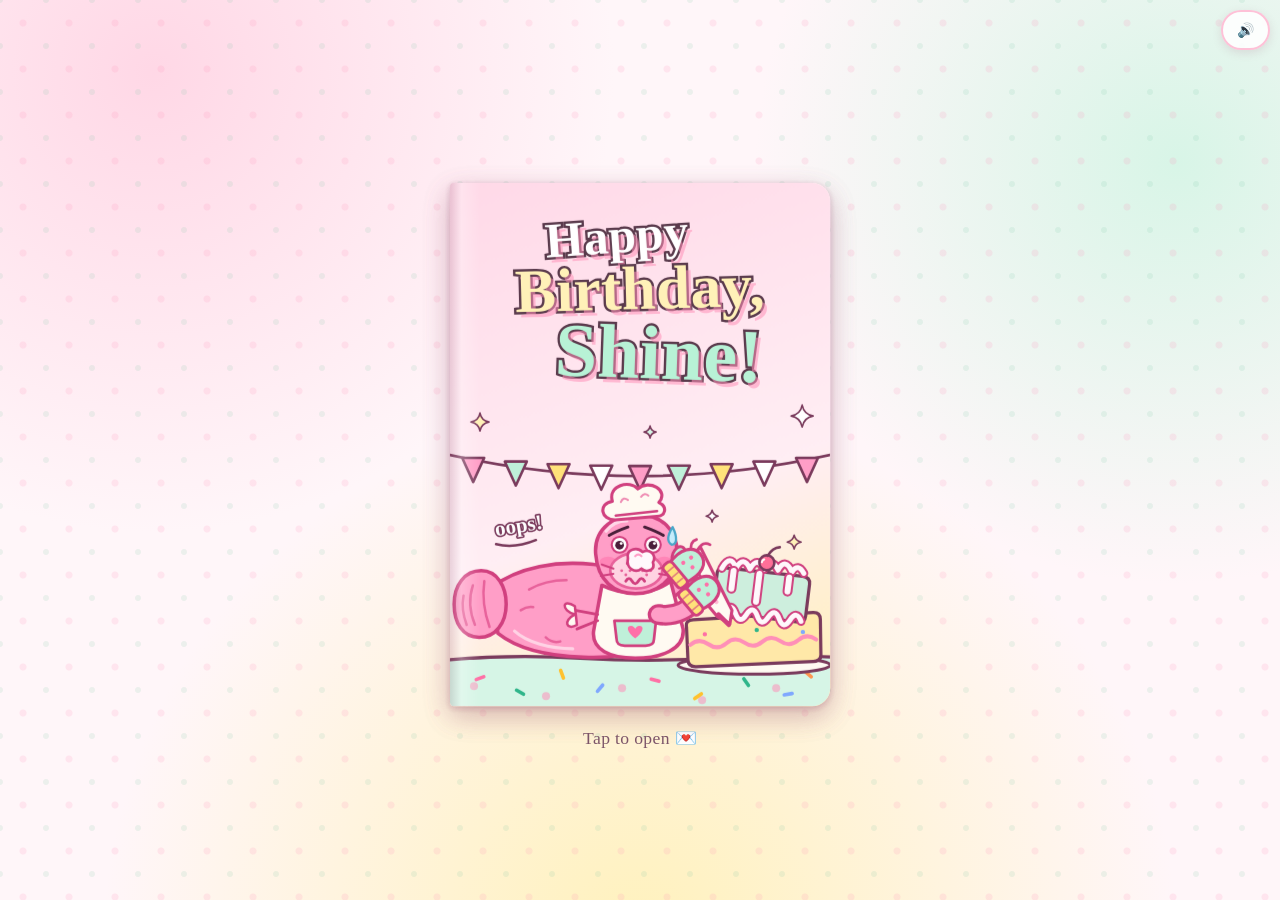
<file: index.html>
<!DOCTYPE html>
<html lang="en">

<head>
  <meta charset="utf-8">
  <meta name="viewport" content="width=device-width, initial-scale=1, viewport-fit=cover">
  <meta name="color-scheme" content="light">
  <meta name="theme-color" content="#ffe3ee">
  <title>Happy Birthday, Shine!</title>
  <link rel="stylesheet" href="src/card.css">
</head>

<body data-state="closed">

  <!-- Fixed toolbar (top-right). core adds #btn-close; other modules append their own .ctl-btn buttons. -->
  <div id="controls" role="toolbar" aria-label="Card controls">
    <button type="button" id="btn-close" class="ctl-btn" aria-label="Close the card" hidden>&#10005; Close</button>
  </div>

  <main id="stage">
    <div id="scene">
      <div id="card" data-state="closed">

        <!-- Cover: hinged on the left edge, swings to -180deg. Back face is the pastel paper. -->
        <div id="front" role="button" tabindex="0" aria-label="Open the birthday card">
          <div class="face front-face">
            <!-- T1 front cover: generated pieces are inline SVG only. Scoped under #front. -->
            <svg width="0" height="0" style="position:absolute" aria-hidden="true" focusable="false"
              xmlns="http://www.w3.org/2000/svg">
              <defs>
                <symbol id="manatee-bake" viewBox="0 10 310 200">

                  <path
                    d="M208 150 C212 182 168 193 128 191 C96 190 66 184 46 168 L40 124 C66 104 104 98 138 102 C182 106 206 124 208 150 Z"
                    fill="#ff9ec7" stroke="#d1407f" stroke-width="3.4" stroke-linejoin="round" />
                  <path d="M76 126 C88 119 100 117 112 117 M92 172 q6 6 14 4 M68 146 q6 -4 12 -3" fill="none"
                    stroke="#e8629b" stroke-width="2.4" stroke-linecap="round" />
                  <path d="M62 166 C74 177 96 183 118 183" fill="none" stroke="#fff" stroke-opacity=".55"
                    stroke-width="3" stroke-linecap="round" />

                  <g>
                    <path
                      d="M30 108 C46 108 54 124 54 140 C54 158 44 172 28 172 C12 172 4 158 4 140 C4 122 14 108 30 108 Z"
                      fill="#ff9ec7" stroke="#d1407f" stroke-width="3.4" stroke-linejoin="round" />
                    <path d="M22 122 C18 134 19 148 24 160 M33 118 C31 132 33 148 38 162 M13 132 C11 142 13 152 16 160"
                      fill="none" stroke="#e8629b" stroke-width="2.4" stroke-linecap="round" />
                  </g>
                  <g>

                    <path d="M206 128 Q220 122 226 108" fill="none" stroke="#d1407f" stroke-width="20"
                      stroke-linecap="round" />
                    <path d="M206 128 Q220 122 226 108" fill="none" stroke="#ff9ec7" stroke-width="13.6"
                      stroke-linecap="round" />
                  </g>

                  <path
                    d="M146 126 C166 136 194 136 212 122 L224 168 C226 188 202 196 178 196 C154 196 136 188 138 170 Z"
                    fill="#fffaf2" stroke="#d1407f" stroke-width="3.4" stroke-linejoin="round"
                    transform="translate(0 -4)" />
                  <path d="M158 160 L198 160 L196 178 C196 183 192 184 188 184 L168 184 C162 184 160 182 160 177 Z"
                    fill="#bff0d9" stroke="#d1407f" stroke-width="2.6" stroke-linejoin="round"
                    transform="translate(0 -4)" />
                  <path
                    d="M178 177 C170 171 169 165 174 165 C176 165 178 167 178 168 C178 167 180 165 182 165 C187 165 186 171 178 177Z"
                    fill="#ff6fa8" transform="translate(0 -4)" />
                  <path d="M142 150 L120 146 M142 156 L122 164" stroke="#d1407f" stroke-width="2.6"
                    stroke-linecap="round" fill="none" />
                  <path d="M120 146 C108 138 106 150 120 154 C108 160 112 170 122 164 Z" fill="#fffaf2" stroke="#d1407f"
                    stroke-width="2.4" stroke-linejoin="round" transform="translate(0 -4)" />
                  <g>

                    <path
                      d="M140 92 C138 66 160 54 180 54 C202 54 220 68 218 94 C216 118 198 130 178 130 C158 130 142 118 140 92 Z"
                      fill="#ff9ec7" stroke="#d1407f" stroke-width="3.4" stroke-linejoin="round" />
                    <path d="M150 70 C156 62 164 60 170 60" stroke="#fff" stroke-opacity=".6" stroke-width="3"
                      fill="none" stroke-linecap="round" />

                    <g transform="rotate(-9 178 52)">
                      <path
                        d="M158 56 C144 54 144 38 158 38 C156 22 178 20 184 30 C196 22 214 36 202 46 C210 52 206 60 198 59 Z"
                        fill="#fffaf2" stroke="#d1407f" stroke-width="3" stroke-linejoin="round" />
                      <path d="M159 52 L199 54" stroke="#d1407f" stroke-width="2.4" stroke-linecap="round"
                        fill="none" />
                      <path d="M166 40 q3 -5 7 -1 M186 38 q4 -4 7 0" stroke="#e8629b" stroke-width="2" fill="none"
                        stroke-linecap="round" opacity=".7" />
                    </g>

                    <ellipse cx="152" cy="100" rx="8.5" ry="5.5" fill="#ff6fa8" opacity=".5" />
                    <ellipse cx="206" cy="100" rx="8.5" ry="5.5" fill="#ff6fa8" opacity=".5" />

                    <g>
                      <ellipse cx="179" cy="108" rx="25" ry="17" fill="#FFD3E2" stroke="#e8629b" stroke-width="2.6" />
                      <circle cx="171" cy="101" r="1.9" fill="#d1407f" />
                      <circle cx="187" cy="101" r="1.9" fill="#d1407f" />
                      <g fill="#e8629b">
                        <circle cx="165" cy="108" r="1.4" />
                        <circle cx="169" cy="112" r="1.4" />
                        <circle cx="173" cy="108" r="1.4" />
                        <circle cx="185" cy="108" r="1.4" />
                        <circle cx="189" cy="112" r="1.4" />
                        <circle cx="193" cy="108" r="1.4" />
                      </g>
                      <path d="M157 106 L146 102 M157 111 L145 113 M201 106 L212 102 M201 111 L213 113" stroke="#d1407f"
                        stroke-width="2" stroke-linecap="round" fill="none" />
                    </g>

                    <g>
                      <circle cx="163" cy="83" r="7.6" fill="#fff" stroke="#d1407f" stroke-width="2" />
                      <g>
                        <circle cx="163" cy="83" r="4.2" fill="#4a1f3a" />
                        <circle cx="164.5" cy="81.4" r="1.4" fill="#fff" />
                      </g>
                    </g>

                    <g>
                      <circle cx="195" cy="83" r="7.6" fill="#fff" stroke="#d1407f" stroke-width="2" />
                      <g>
                        <circle cx="195" cy="83" r="4.2" fill="#4a1f3a" />
                        <circle cx="196.5" cy="81.4" r="1.4" fill="#fff" />
                      </g>
                    </g>

                    <path d="M170 116 Q179 124 188 116" fill="none" stroke="#d1407f" stroke-width="2.8"
                      stroke-linecap="round" />

                  </g>
                  <g>
                    <path d="M215 102 L241 86 L271 146 L269 159 L257 152 Z" fill="#fffaf2" stroke="#d1407f"
                      stroke-width="3" stroke-linejoin="round" />
                    <path d="M226 100 L256 138" stroke="#ff9ec7" stroke-width="4" stroke-linecap="round" opacity=".7" />
                    <path d="M258 150 L268 160" stroke="#d1407f" stroke-width="4.4" stroke-linecap="round" />
                    <path d="M232 90 q-2 -10 5 -12 M238 88 q5 -9 12 -5" fill="none" stroke="#d1407f" stroke-width="2.6"
                      stroke-linecap="round" />

                    <path d="M200 150 Q220 154 238 136" fill="none" stroke="#d1407f" stroke-width="20"
                      stroke-linecap="round" />
                    <path d="M200 150 Q220 154 238 136" fill="none" stroke="#ff9ec7" stroke-width="13.6"
                      stroke-linecap="round" />

                    <g transform="translate(241 130) rotate(50)">
                      <ellipse cx="-12" cy="-2" rx="6" ry="9" fill="#bff0d9" stroke="#d1407f" stroke-width="2.8"
                        transform="rotate(-28 -12 -2)" />
                      <path d="M-12 10 C-17 -8 -10 -19 0 -19 C11 -19 17 -8 12 10 Z" fill="#bff0d9" stroke="#d1407f"
                        stroke-width="3" stroke-linejoin="round" />
                      <circle cx="-3" cy="-10" r="2" fill="#ff6fa8" />
                      <circle cx="5" cy="-5" r="2" fill="#ff6fa8" />
                      <circle cx="-4" cy="-1" r="2" fill="#ff6fa8" />
                      <rect x="-14" y="7" width="28" height="11" rx="4" fill="#ffe27a" stroke="#d1407f"
                        stroke-width="2.8" />
                      <path d="M-7 9 v7 M0 9 v7 M7 9 v7" stroke="#d1407f" stroke-width="1.6" stroke-linecap="round"
                        opacity=".6" />
                    </g>

                    <g transform="translate(226 104) rotate(50)">
                      <ellipse cx="-12" cy="-2" rx="6" ry="9" fill="#bff0d9" stroke="#d1407f" stroke-width="2.8"
                        transform="rotate(-28 -12 -2)" />
                      <path d="M-12 10 C-17 -8 -10 -19 0 -19 C11 -19 17 -8 12 10 Z" fill="#bff0d9" stroke="#d1407f"
                        stroke-width="3" stroke-linejoin="round" />
                      <circle cx="-3" cy="-10" r="2" fill="#ff6fa8" />
                      <circle cx="5" cy="-5" r="2" fill="#ff6fa8" />
                      <circle cx="-4" cy="-1" r="2" fill="#ff6fa8" />
                      <rect x="-14" y="7" width="28" height="11" rx="4" fill="#ffe27a" stroke="#d1407f"
                        stroke-width="2.8" />
                      <path d="M-7 9 v7 M0 9 v7 M7 9 v7" stroke="#d1407f" stroke-width="1.6" stroke-linecap="round"
                        opacity=".6" />
                    </g>
                  </g>
                </symbol>
                <symbol id="manatee-eat" viewBox="0 10 310 200">

                  <path
                    d="M208 150 C212 182 168 193 128 191 C96 190 66 184 46 168 L40 124 C66 104 104 98 138 102 C182 106 206 124 208 150 Z"
                    fill="#ff9ec7" stroke="#d1407f" stroke-width="3.4" stroke-linejoin="round" />
                  <path d="M76 126 C88 119 100 117 112 117 M92 172 q6 6 14 4 M68 146 q6 -4 12 -3" fill="none"
                    stroke="#e8629b" stroke-width="2.4" stroke-linecap="round" />
                  <path d="M62 166 C74 177 96 183 118 183" fill="none" stroke="#fff" stroke-opacity=".55"
                    stroke-width="3" stroke-linecap="round" />

                  <g>
                    <path
                      d="M30 108 C46 108 54 124 54 140 C54 158 44 172 28 172 C12 172 4 158 4 140 C4 122 14 108 30 108 Z"
                      fill="#ff9ec7" stroke="#d1407f" stroke-width="3.4" stroke-linejoin="round" />
                    <path d="M22 122 C18 134 19 148 24 160 M33 118 C31 132 33 148 38 162 M13 132 C11 142 13 152 16 160"
                      fill="none" stroke="#e8629b" stroke-width="2.4" stroke-linecap="round" />
                  </g>
                  <g>

                    <path d="M206 128 Q224 130 234 122" fill="none" stroke="#d1407f" stroke-width="20"
                      stroke-linecap="round" />
                    <path d="M206 128 Q224 130 234 122" fill="none" stroke="#ff9ec7" stroke-width="13.6"
                      stroke-linecap="round" />

                    <path
                      d="M146 126 C166 136 194 136 212 122 L224 168 C226 188 202 196 178 196 C154 196 136 188 138 170 Z"
                      fill="#fffaf2" stroke="#d1407f" stroke-width="3.4" stroke-linejoin="round"
                      transform="translate(0 -4)" />
                    <path d="M158 160 L198 160 L196 178 C196 183 192 184 188 184 L168 184 C162 184 160 182 160 177 Z"
                      fill="#bff0d9" stroke="#d1407f" stroke-width="2.6" stroke-linejoin="round"
                      transform="translate(0 -4)" />
                    <path
                      d="M178 177 C170 171 169 165 174 165 C176 165 178 167 178 168 C178 167 180 165 182 165 C187 165 186 171 178 177Z"
                      fill="#ff6fa8" transform="translate(0 -4)" />
                    <path d="M142 150 L120 146 M142 156 L122 164" stroke="#d1407f" stroke-width="2.6"
                      stroke-linecap="round" fill="none" />
                    <path d="M120 146 C108 138 106 150 120 154 C108 160 112 170 122 164 Z" fill="#fffaf2"
                      stroke="#d1407f" stroke-width="2.4" stroke-linejoin="round" transform="translate(0 -4)" />
                    <g>

                      <path
                        d="M140 92 C138 66 160 54 180 54 C202 54 220 68 218 94 C216 118 198 130 178 130 C158 130 142 118 140 92 Z"
                        fill="#ff9ec7" stroke="#d1407f" stroke-width="3.4" stroke-linejoin="round" />
                      <path d="M150 70 C156 62 164 60 170 60" stroke="#fff" stroke-opacity=".6" stroke-width="3"
                        fill="none" stroke-linecap="round" />

                      <g transform="rotate(-9 178 52)">
                        <path
                          d="M158 56 C144 54 144 38 158 38 C156 22 178 20 184 30 C196 22 214 36 202 46 C210 52 206 60 198 59 Z"
                          fill="#fffaf2" stroke="#d1407f" stroke-width="3" stroke-linejoin="round" />
                        <path d="M159 52 L199 54" stroke="#d1407f" stroke-width="2.4" stroke-linecap="round"
                          fill="none" />
                        <path d="M166 40 q3 -5 7 -1 M186 38 q4 -4 7 0" stroke="#e8629b" stroke-width="2" fill="none"
                          stroke-linecap="round" opacity=".7" />
                      </g>

                      <ellipse cx="152" cy="100" rx="8.5" ry="5.5" fill="#ff6fa8" opacity=".5" />
                      <ellipse cx="206" cy="100" rx="8.5" ry="5.5" fill="#ff6fa8" opacity=".5" />

                      <g>
                        <ellipse cx="179" cy="108" rx="25" ry="17" fill="#FFD3E2" stroke="#e8629b" stroke-width="2.6" />
                        <circle cx="171" cy="101" r="1.9" fill="#d1407f" />
                        <circle cx="187" cy="101" r="1.9" fill="#d1407f" />
                        <g fill="#e8629b">
                          <circle cx="165" cy="108" r="1.4" />
                          <circle cx="169" cy="112" r="1.4" />
                          <circle cx="173" cy="108" r="1.4" />
                          <circle cx="185" cy="108" r="1.4" />
                          <circle cx="189" cy="112" r="1.4" />
                          <circle cx="193" cy="108" r="1.4" />
                        </g>
                        <path d="M157 106 L146 102 M157 111 L145 113 M201 106 L212 102 M201 111 L213 113"
                          stroke="#d1407f" stroke-width="2" stroke-linecap="round" fill="none" />
                      </g>
                      <path d="M156 86 Q163 76 170 86" fill="none" stroke="#4a1f3a" stroke-width="3.2"
                        stroke-linecap="round" />
                      <path d="M188 86 Q195 76 202 86" fill="none" stroke="#4a1f3a" stroke-width="3.2"
                        stroke-linecap="round" />
                      <path d="M168 114 Q179 132 190 114 Z" fill="#b42f66" stroke="#d1407f" stroke-width="2.6"
                        stroke-linejoin="round" />
                      <path d="M173 123 Q179 128 185 123 Q179 118 173 123Z" fill="#ff8fb8" />
                      <path
                        d="M190 95 C189 90 196 89 198 93 C202 91 205 96 202 99 C203 103 197 103 195 101 C191 103 187 99 190 95Z"
                        fill="#fff8fc" stroke="#d1407f" stroke-width="2.2" stroke-linejoin="round" />
                    </g>
                  </g>
                  <!-- fork held up -->
                  <path d="M237 124 L240 92" stroke="#d1407f" stroke-width="6.4" stroke-linecap="round" />
                  <path d="M237 124 L240 92" stroke="#eceaf4" stroke-width="3" stroke-linecap="round" />
                  <path d="M232 90 L233 80 M240 91 L241 79 M248 90 L249 80" stroke="#d1407f" stroke-width="5.2"
                    stroke-linecap="round" />
                  <path d="M232 90 L233 80 M240 91 L241 79 M248 90 L249 80" stroke="#eceaf4" stroke-width="2.2"
                    stroke-linecap="round" />
                  <path
                    d="M229 88 C228 82 233 80 237 82 C241 79 247 81 247 86 C250 90 245 94 240 93 C235 95 230 93 229 88Z"
                    fill="#ffe8a8" stroke="#d1407f" stroke-width="2.2" stroke-linejoin="round" />
                  <path d="M233 85 q4 -3 8 0" stroke="#fff" stroke-width="2" fill="none" stroke-linecap="round" />

                  <g transform="translate(237 128) rotate(0)">
                    <ellipse cx="-12" cy="-2" rx="6" ry="9" fill="#bff0d9" stroke="#d1407f" stroke-width="2.8"
                      transform="rotate(-28 -12 -2)" />
                    <path d="M-12 10 C-17 -8 -10 -19 0 -19 C11 -19 17 -8 12 10 Z" fill="#bff0d9" stroke="#d1407f"
                      stroke-width="3" stroke-linejoin="round" />
                    <circle cx="-3" cy="-10" r="2" fill="#ff6fa8" />
                    <circle cx="5" cy="-5" r="2" fill="#ff6fa8" />
                    <circle cx="-4" cy="-1" r="2" fill="#ff6fa8" />
                    <rect x="-14" y="7" width="28" height="11" rx="4" fill="#ffe27a" stroke="#d1407f"
                      stroke-width="2.8" />
                    <path d="M-7 9 v7 M0 9 v7 M7 9 v7" stroke="#d1407f" stroke-width="1.6" stroke-linecap="round"
                      opacity=".6" />
                  </g>
                  <!-- plate with a slice -->
                  <ellipse cx="262" cy="170" rx="38" ry="10" fill="#fffaf2" stroke="#d1407f" stroke-width="3" />
                  <ellipse cx="262" cy="169" rx="26" ry="5.5" fill="none" stroke="#e8629b" stroke-width="1.8"
                    opacity=".6" />
                  <path
                    d="M242 166 L246 144 Q247 140 252 140 L280 140 Q285 140 286 144 L288 164 Q282 168 264 168 Q248 168 242 166 Z"
                    fill="#ffe8a8" stroke="#d1407f" stroke-width="3" stroke-linejoin="round" />
                  <path d="M244 156 Q265 160 287 156" fill="none" stroke="#ff6fa8" stroke-width="3.4"
                    stroke-linecap="round" />
                  <path
                    d="M245 144 Q247 138 253 139 L280 139 Q286 138 287 144 Q278 148 272 144 Q268 150 262 145 Q256 150 250 145 Q247 147 245 144Z"
                    fill="#fff8fc" stroke="#d1407f" stroke-width="2.6" stroke-linejoin="round" />
                  <circle cx="266" cy="133" r="6" fill="#ff6f98" stroke="#d1407f" stroke-width="2.4" />
                  <path d="M266 127 q3 -7 8 -8" fill="none" stroke="#d1407f" stroke-width="2.2"
                    stroke-linecap="round" />

                  <path d="M200 158 Q216 170 230 178" fill="none" stroke="#d1407f" stroke-width="20"
                    stroke-linecap="round" />
                  <path d="M200 158 Q216 170 230 178" fill="none" stroke="#ff9ec7" stroke-width="13.6"
                    stroke-linecap="round" />

                  <g transform="translate(236 179) rotate(90)">
                    <ellipse cx="-12" cy="-2" rx="6" ry="9" fill="#bff0d9" stroke="#d1407f" stroke-width="2.8"
                      transform="rotate(-28 -12 -2)" />
                    <path d="M-12 10 C-17 -8 -10 -19 0 -19 C11 -19 17 -8 12 10 Z" fill="#bff0d9" stroke="#d1407f"
                      stroke-width="3" stroke-linejoin="round" />
                    <circle cx="-3" cy="-10" r="2" fill="#ff6fa8" />
                    <circle cx="5" cy="-5" r="2" fill="#ff6fa8" />
                    <circle cx="-4" cy="-1" r="2" fill="#ff6fa8" />
                    <rect x="-14" y="7" width="28" height="11" rx="4" fill="#ffe27a" stroke="#d1407f"
                      stroke-width="2.8" />
                    <path d="M-7 9 v7 M0 9 v7 M7 9 v7" stroke="#d1407f" stroke-width="1.6" stroke-linecap="round"
                      opacity=".6" />
                  </g>
                  <g fill="#e9b56a">
                    <circle cx="150" cy="138" r="1.8" />
                    <circle cx="156" cy="132" r="1.4" />
                    <circle cx="214" cy="146" r="1.8" />
                    <circle cx="224" cy="156" r="1.4" />
                    <circle cx="206" cy="126" r="1.6" />
                    <circle cx="292" cy="178" r="1.5" />
                    <circle cx="224" cy="184" r="1.6" />
                  </g>
                  <g fill="#ff6fa8">
                    <path
                      d="M262 70 C256 64 254 58 259 57 C261 57 263 59 263 60 C263 59 265 57 267 57 C272 58 270 64 262 70Z" />
                    <path
                      d="M118 80 C113 75 112 70 116 69 C118 69 119 71 119 71 C119 71 121 69 122 69 C126 70 124 75 118 80Z"
                      transform="translate(-4 4)" />
                  </g>
                </symbol>
              </defs>
            </svg>
            <div class="fr-art">
              <div class="fr-title"><span class="fr-l fr-l1">Happy</span><span class="fr-l fr-l2">Birthday,</span><span
                  class="fr-l fr-l3">Shine!</span></div>

              <svg class="fr-scene" viewBox="0 70 380 270" preserveAspectRatio="xMidYMax meet"
                xmlns="http://www.w3.org/2000/svg" aria-hidden="true" focusable="false">
                <!-- sparkles (idle) -->
                <path class="fr-sparkle s1"
                  d="M30 47 Q31.35 54.65 39 56 Q31.35 57.35 30 65 Q28.65 57.35 21 56 Q28.65 54.65 30 47Z" fill="#fff1b8"
                  stroke="#7a3a5c" stroke-width="1.6" stroke-linejoin="round" />
                <path class="fr-sparkle s2"
                  d="M352 39 Q353.65 48.35 363 50 Q353.65 51.65 352 61 Q350.35 51.65 341 50 Q350.35 48.35 352 39Z"
                  fill="#fff" stroke="#7a3a5c" stroke-width="1.6" stroke-linejoin="round" />
                <path class="fr-sparkle s3"
                  d="M200 60 Q200.9 65.1 206 66 Q200.9 66.9 200 72 Q199.1 66.9 194 66 Q199.1 65.1 200 60Z"
                  fill="#d6f5e6" stroke="#7a3a5c" stroke-width="1.6" stroke-linejoin="round" />
                <path class="fr-sparkle s4"
                  d="M344 169 Q345.05 174.95 351 176 Q345.05 177.05 344 183 Q342.95 177.05 337 176 Q342.95 174.95 344 169Z"
                  fill="#fff1b8" stroke="#7a3a5c" stroke-width="1.6" stroke-linejoin="round" />
                <path class="fr-sparkle s5"
                  d="M20 224 Q20.9 229.1 26 230 Q20.9 230.9 20 236 Q19.1 230.9 14 230 Q19.1 229.1 20 224Z" fill="#fff"
                  stroke="#7a3a5c" stroke-width="1.6" stroke-linejoin="round" />
                <path class="fr-sparkle s6"
                  d="M364 256 Q364.9 261.1 370 262 Q364.9 262.9 364 268 Q363.1 262.9 358 262 Q363.1 261.1 364 256Z"
                  fill="#d6f5e6" stroke="#7a3a5c" stroke-width="1.6" stroke-linejoin="round" />
                <path class="fr-sparkle s7"
                  d="M262 144 Q262.9 149.1 268 150 Q262.9 150.9 262 156 Q261.1 150.9 256 150 Q261.1 149.1 262 144Z"
                  fill="#fff" stroke="#7a3a5c" stroke-width="1.6" stroke-linejoin="round" />
                <g class="fr-bunting">
                  <path d="M-4 88 Q190 132 384 88" fill="none" stroke="#7a3a5c" stroke-width="2.6"
                    stroke-linecap="round" />
                  <path class="fr-flag" d="M12.2 91.9 L34.2 91.9 L23.2 115.9 Z" fill="#ff9ec7" stroke="#7a3a5c"
                    stroke-width="2.6" stroke-linejoin="round" style="--d:0.00s" />
                  <path class="fr-flag" d="M54.8 95.5 L76.8 95.5 L65.8 119.5 Z" fill="#bff0d9" stroke="#7a3a5c"
                    stroke-width="2.6" stroke-linejoin="round" style="--d:-0.37s" />
                  <path class="fr-flag" d="M97.5 98.1 L119.5 98.1 L108.5 122.1 Z" fill="#ffe27a" stroke="#7a3a5c"
                    stroke-width="2.6" stroke-linejoin="round" style="--d:-0.74s" />
                  <path class="fr-flag" d="M140.2 99.6 L162.2 99.6 L151.2 123.6 Z" fill="#fff" stroke="#7a3a5c"
                    stroke-width="2.6" stroke-linejoin="round" style="--d:-1.11s" />
                  <path class="fr-flag" d="M179.0 100.0 L201.0 100.0 L190.0 124.0 Z" fill="#ff9ec7" stroke="#7a3a5c"
                    stroke-width="2.6" stroke-linejoin="round" style="--d:-1.48s" />
                  <path class="fr-flag" d="M217.8 99.6 L239.8 99.6 L228.8 123.6 Z" fill="#bff0d9" stroke="#7a3a5c"
                    stroke-width="2.6" stroke-linejoin="round" style="--d:-1.85s" />
                  <path class="fr-flag" d="M260.5 98.1 L282.5 98.1 L271.5 122.1 Z" fill="#ffe27a" stroke="#7a3a5c"
                    stroke-width="2.6" stroke-linejoin="round" style="--d:-2.22s" />
                  <path class="fr-flag" d="M303.2 95.5 L325.2 95.5 L314.2 119.5 Z" fill="#fff" stroke="#7a3a5c"
                    stroke-width="2.6" stroke-linejoin="round" style="--d:-2.59s" />
                  <path class="fr-flag" d="M345.8 91.9 L367.8 91.9 L356.8 115.9 Z" fill="#ff9ec7" stroke="#7a3a5c"
                    stroke-width="2.6" stroke-linejoin="round" style="--d:-2.96s" />
                </g>

                <!-- cloth + counter -->
                <path d="M-4 294 Q60 288 130 292 T260 292 T384 291 V344 H-4 Z" fill="#d6f5e6" stroke="#7a3a5c"
                  stroke-width="3.2" stroke-linejoin="round" />
                <g fill="#ff8fb8" opacity=".55">
                  <circle cx="24" cy="320" r="4" />
                  <circle cx="96" cy="330" r="4" />
                  <circle cx="172" cy="322" r="4" />
                  <circle cx="252" cy="334" r="4" />
                  <circle cx="326" cy="322" r="4" />
                </g>
                <g>
                  <path d="M26 312 L34 312" stroke="#ff6fa5" stroke-width="3.6" stroke-linecap="round"
                    transform="rotate(-20 30 312)" />
                  <path d="M66 326 L74 326" stroke="#2fb58a" stroke-width="3.6" stroke-linecap="round"
                    transform="rotate(30 70 326)" />
                  <path d="M108 308 L116 308" stroke="#ffc22e" stroke-width="3.6" stroke-linecap="round"
                    transform="rotate(70 112 308)" />
                  <path d="M146 322 L154 322" stroke="#7fa8ff" stroke-width="3.6" stroke-linecap="round"
                    transform="rotate(-50 150 322)" />
                  <path d="M201 314 L209 314" stroke="#ff6fa5" stroke-width="3.6" stroke-linecap="round"
                    transform="rotate(15 205 314)" />
                  <path d="M244 330 L252 330" stroke="#ffc22e" stroke-width="3.6" stroke-linecap="round"
                    transform="rotate(-35 248 330)" />
                  <path d="M292 316 L300 316" stroke="#2fb58a" stroke-width="3.6" stroke-linecap="round"
                    transform="rotate(55 296 316)" />
                  <path d="M334 328 L342 328" stroke="#7fa8ff" stroke-width="3.6" stroke-linecap="round"
                    transform="rotate(-10 338 328)" />
                  <path d="M354 308 L362 308" stroke="#ff944d" stroke-width="3.6" stroke-linecap="round"
                    transform="rotate(40 358 308)" />
                </g>

                <!-- cake -->
                <g class="fr-cake" transform="translate(8 0)">
                  <ellipse cx="296" cy="299" rx="76" ry="9" fill="#fffaf2" stroke="#7a3a5c" stroke-width="3" />
                  <g transform="rotate(-2.5 296 296)">
                    <path
                      d="M230 258 Q229 251 237 251 L357 249 Q364 249 364 256 L363 291 Q363 298 355 298 L238 298 Q230 298 230 291 Z"
                      fill="#ffe8a8" stroke="#7a3a5c" stroke-width="3.2" stroke-linejoin="round" />
                    <path d="M233 276 q9 -7 18 0 t18 0 t18 0 t18 0 t18 0 t18 0 t18 0" fill="none" stroke="#ff8fb8"
                      stroke-width="4" stroke-linecap="round" />
                    <circle cx="248" cy="266" r="2.2" fill="#ff6fa5" />
                    <circle cx="300" cy="264" r="2.2" fill="#2fb58a" />
                    <circle cx="346" cy="268" r="2.2" fill="#7fa8ff" />
                  </g>
                  <g transform="rotate(7 300 251)">
                    <path
                      d="M254 214 Q253 206 261 206 L339 205 Q347 205 347 212 L347 244 Q347 251 340 251 L261 251 Q254 251 254 244 Z"
                      fill="#cdeedd" stroke="#7a3a5c" stroke-width="3.2" stroke-linejoin="round" />
                    <g class="fr-frosting" fill="none" stroke-linecap="round" stroke-linejoin="round">
                      <g class="fx fx1">
                        <path class="o" pathLength="100"
                          d="M266 250 q5.5 -11 11 0 t11 0 t11 0 t11 0 t11 0 t11 0 t11 0" />
                        <path class="i" pathLength="100"
                          d="M266 250 q5.5 -11 11 0 t11 0 t11 0 t11 0 t11 0 t11 0 t11 0" />
                      </g>
                      <g class="fx fx2">
                        <path class="o" pathLength="100"
                          d="M258 207 q7 -16 14 -2 q6 -14 14 -1 q6 -14 14 -1 q6 -14 14 -1 q6 -14 14 0 q5 -10 12 0" />
                        <path class="i" pathLength="100"
                          d="M258 207 q7 -16 14 -2 q6 -14 14 -1 q6 -14 14 -1 q6 -14 14 -1 q6 -14 14 0 q5 -10 12 0" />
                      </g>
                      <g class="fx fx3">
                        <path class="o" pathLength="100" d="M270 208 v18 M296 208 v28 M326 208 v14" />
                        <path class="i" pathLength="100" d="M270 208 v18 M296 208 v28 M326 208 v14" />
                      </g>
                    </g>
                    <g class="fr-topper">
                      <circle cx="302" cy="196" r="7.5" fill="#ff6f98" stroke="#7a3a5c" stroke-width="2.6" />
                      <path d="M302 189 q4 -9 11 -10" fill="none" stroke="#7a3a5c" stroke-width="2.6"
                        stroke-linecap="round" />
                      <path d="M299 193 q-2 1 -2 3" fill="none" stroke="#fff" stroke-width="2" stroke-linecap="round" />
                    </g>
                  </g>
                </g>

                <!-- manatee baker -->
                <g class="mb" transform="translate(0 92.3) scale(1.04)">


                  <path
                    d="M208 150 C212 182 168 193 128 191 C96 190 66 184 46 168 L40 124 C66 104 104 98 138 102 C182 106 206 124 208 150 Z"
                    fill="#ff9ec7" stroke="#d1407f" stroke-width="3.4" stroke-linejoin="round" />
                  <path d="M76 126 C88 119 100 117 112 117 M92 172 q6 6 14 4 M68 146 q6 -4 12 -3" fill="none"
                    stroke="#e8629b" stroke-width="2.4" stroke-linecap="round" />
                  <path d="M62 166 C74 177 96 183 118 183" fill="none" stroke="#fff" stroke-opacity=".55"
                    stroke-width="3" stroke-linecap="round" />

                  <g class="mb-tail">
                    <path
                      d="M30 108 C46 108 54 124 54 140 C54 158 44 172 28 172 C12 172 4 158 4 140 C4 122 14 108 30 108 Z"
                      fill="#ff9ec7" stroke="#d1407f" stroke-width="3.4" stroke-linejoin="round" />
                    <path d="M22 122 C18 134 19 148 24 160 M33 118 C31 132 33 148 38 162 M13 132 C11 142 13 152 16 160"
                      fill="none" stroke="#e8629b" stroke-width="2.4" stroke-linecap="round" />
                  </g>
                  <g class="mb-arm-back">

                    <path d="M206 128 Q220 122 226 108" fill="none" stroke="#d1407f" stroke-width="20"
                      stroke-linecap="round" />
                    <path d="M206 128 Q220 122 226 108" fill="none" stroke="#ff9ec7" stroke-width="13.6"
                      stroke-linecap="round" />
                  </g>

                  <path
                    d="M146 126 C166 136 194 136 212 122 L224 168 C226 188 202 196 178 196 C154 196 136 188 138 170 Z"
                    fill="#fffaf2" stroke="#d1407f" stroke-width="3.4" stroke-linejoin="round"
                    transform="translate(0 -4)" />
                  <path d="M158 160 L198 160 L196 178 C196 183 192 184 188 184 L168 184 C162 184 160 182 160 177 Z"
                    fill="#bff0d9" stroke="#d1407f" stroke-width="2.6" stroke-linejoin="round"
                    transform="translate(0 -4)" />
                  <path
                    d="M178 177 C170 171 169 165 174 165 C176 165 178 167 178 168 C178 167 180 165 182 165 C187 165 186 171 178 177Z"
                    fill="#ff6fa8" transform="translate(0 -4)" />
                  <path d="M142 150 L120 146 M142 156 L122 164" stroke="#d1407f" stroke-width="2.6"
                    stroke-linecap="round" fill="none" />
                  <path d="M120 146 C108 138 106 150 120 154 C108 160 112 170 122 164 Z" fill="#fffaf2" stroke="#d1407f"
                    stroke-width="2.4" stroke-linejoin="round" transform="translate(0 -4)" />
                  <g class="mb-head">

                    <path
                      d="M140 92 C138 66 160 54 180 54 C202 54 220 68 218 94 C216 118 198 130 178 130 C158 130 142 118 140 92 Z"
                      fill="#ff9ec7" stroke="#d1407f" stroke-width="3.4" stroke-linejoin="round" />
                    <path d="M150 70 C156 62 164 60 170 60" stroke="#fff" stroke-opacity=".6" stroke-width="3"
                      fill="none" stroke-linecap="round" />

                    <g transform="rotate(-9 178 52)">
                      <path
                        d="M158 56 C144 54 144 38 158 38 C156 22 178 20 184 30 C196 22 214 36 202 46 C210 52 206 60 198 59 Z"
                        fill="#fffaf2" stroke="#d1407f" stroke-width="3" stroke-linejoin="round" />
                      <path d="M159 52 L199 54" stroke="#d1407f" stroke-width="2.4" stroke-linecap="round"
                        fill="none" />
                      <path d="M166 40 q3 -5 7 -1 M186 38 q4 -4 7 0" stroke="#e8629b" stroke-width="2" fill="none"
                        stroke-linecap="round" opacity=".7" />
                    </g>

                    <ellipse cx="152" cy="100" rx="8.5" ry="5.5" fill="#ff6fa8" opacity=".5" />
                    <ellipse cx="206" cy="100" rx="8.5" ry="5.5" fill="#ff6fa8" opacity=".5" />

                    <g class="mb-muzzle">
                      <ellipse cx="179" cy="108" rx="25" ry="17" fill="#FFD3E2" stroke="#e8629b" stroke-width="2.6" />
                      <circle cx="171" cy="101" r="1.9" fill="#d1407f" />
                      <circle cx="187" cy="101" r="1.9" fill="#d1407f" />
                      <g fill="#e8629b">
                        <circle cx="165" cy="108" r="1.4" />
                        <circle cx="169" cy="112" r="1.4" />
                        <circle cx="173" cy="108" r="1.4" />
                        <circle cx="185" cy="108" r="1.4" />
                        <circle cx="189" cy="112" r="1.4" />
                        <circle cx="193" cy="108" r="1.4" />
                      </g>
                      <path d="M157 106 L146 102 M157 111 L145 113 M201 106 L212 102 M201 111 L213 113" stroke="#d1407f"
                        stroke-width="2" stroke-linecap="round" fill="none" />
                    </g>

                    <g class="mb-eye">
                      <circle cx="163" cy="83" r="7.6" fill="#fff" stroke="#d1407f" stroke-width="2" />
                      <g class="mb-pupil">
                        <circle cx="163" cy="83" r="4.2" fill="#4a1f3a" />
                        <circle cx="164.5" cy="81.4" r="1.4" fill="#fff" />
                      </g>
                    </g>

                    <g class="mb-eye">
                      <circle cx="195" cy="83" r="7.6" fill="#fff" stroke="#d1407f" stroke-width="2" />
                      <g class="mb-pupil">
                        <circle cx="195" cy="83" r="4.2" fill="#4a1f3a" />
                        <circle cx="196.5" cy="81.4" r="1.4" fill="#fff" />
                      </g>
                    </g>
                    <g class="mb-brows" fill="none" stroke="#4a1f3a" stroke-width="2.8" stroke-linecap="round">
                      <path d="M153 74 Q160 70 171 66" />
                      <path d="M187 66 Q198 70 205 74" />
                    </g>
                    <path class="mb-smile" d="M170 116 Q179 124 188 116" fill="none" stroke="#d1407f" stroke-width="2.8"
                      stroke-linecap="round" />
                    <path class="mb-gulp" d="M169 118 q3 -5 6 0 t6 0 t6 0" fill="none" stroke="#d1407f"
                      stroke-width="2.8" stroke-linecap="round" stroke-linejoin="round" />
                    <g class="mb-blob">
                      <g class="mb-blob-x">
                        <g class="mb-blob-y">
                          <g class="mb-blob-s">
                            <path
                              d="M171 96 C169 87 180 85 185 90 C192 86 199 93 195 100 C198 108 188 110 184 106 C178 111 169 106 171 96 Z"
                              fill="#fff8fc" stroke="#d1407f" stroke-width="2.6" stroke-linejoin="round" />
                            <path d="M178 94 q3 -3 6 0" stroke="#ff9ec7" stroke-width="2" fill="none"
                              stroke-linecap="round" />
                          </g>
                        </g>
                      </g>
                    </g>
                    <g class="mb-sweat">
                      <path d="M214 66 C209 74 208 80 213 83 C218 83 219 76 214 66 Z" fill="#c5ecfb" stroke="#4aa7c9"
                        stroke-width="2.2" stroke-linejoin="round" />
                    </g>
                  </g>
                  <g class="mb-bag">
                    <path d="M215 102 L241 86 L271 146 L269 159 L257 152 Z" fill="#fffaf2" stroke="#d1407f"
                      stroke-width="3" stroke-linejoin="round" />
                    <path d="M226 100 L256 138" stroke="#ff9ec7" stroke-width="4" stroke-linecap="round" opacity=".7" />
                    <path d="M258 150 L268 160" stroke="#d1407f" stroke-width="4.4" stroke-linecap="round" />
                    <path d="M232 90 q-2 -10 5 -12 M238 88 q5 -9 12 -5" fill="none" stroke="#d1407f" stroke-width="2.6"
                      stroke-linecap="round" />

                    <path d="M200 150 Q220 154 238 136" fill="none" stroke="#d1407f" stroke-width="20"
                      stroke-linecap="round" />
                    <path d="M200 150 Q220 154 238 136" fill="none" stroke="#ff9ec7" stroke-width="13.6"
                      stroke-linecap="round" />

                    <g transform="translate(241 130) rotate(50)">
                      <ellipse cx="-12" cy="-2" rx="6" ry="9" fill="#bff0d9" stroke="#d1407f" stroke-width="2.8"
                        transform="rotate(-28 -12 -2)" />
                      <path d="M-12 10 C-17 -8 -10 -19 0 -19 C11 -19 17 -8 12 10 Z" fill="#bff0d9" stroke="#d1407f"
                        stroke-width="3" stroke-linejoin="round" />
                      <circle cx="-3" cy="-10" r="2" fill="#ff6fa8" />
                      <circle cx="5" cy="-5" r="2" fill="#ff6fa8" />
                      <circle cx="-4" cy="-1" r="2" fill="#ff6fa8" />
                      <rect x="-14" y="7" width="28" height="11" rx="4" fill="#ffe27a" stroke="#d1407f"
                        stroke-width="2.8" />
                      <path d="M-7 9 v7 M0 9 v7 M7 9 v7" stroke="#d1407f" stroke-width="1.6" stroke-linecap="round"
                        opacity=".6" />
                    </g>

                    <g transform="translate(226 104) rotate(50)">
                      <ellipse cx="-12" cy="-2" rx="6" ry="9" fill="#bff0d9" stroke="#d1407f" stroke-width="2.8"
                        transform="rotate(-28 -12 -2)" />
                      <path d="M-12 10 C-17 -8 -10 -19 0 -19 C11 -19 17 -8 12 10 Z" fill="#bff0d9" stroke="#d1407f"
                        stroke-width="3" stroke-linejoin="round" />
                      <circle cx="-3" cy="-10" r="2" fill="#ff6fa8" />
                      <circle cx="5" cy="-5" r="2" fill="#ff6fa8" />
                      <circle cx="-4" cy="-1" r="2" fill="#ff6fa8" />
                      <rect x="-14" y="7" width="28" height="11" rx="4" fill="#ffe27a" stroke="#d1407f"
                        stroke-width="2.8" />
                      <path d="M-7 9 v7 M0 9 v7 M7 9 v7" stroke="#d1407f" stroke-width="1.6" stroke-linecap="round"
                        opacity=".6" />
                    </g>
                  </g>
                </g>

                <!-- oops doodle -->
                <g class="mb-oops"><text x="46" y="170"
                    font-family="'Marker Felt','Comic Sans MS','Chalkboard SE','Bradley Hand',cursive" font-size="21"
                    font-weight="700" fill="#fff" stroke="#7a3a5c" stroke-width="3.2" paint-order="stroke"
                    stroke-linejoin="round" transform="rotate(-9 46 170)">oops!</text>
                  <path d="M46 178 q18 5 40 -4" fill="none" stroke="#7a3a5c" stroke-width="2.4"
                    stroke-linecap="round" />
                </g>
              </svg>
            </div>
          </div>
          <div class="face back-face" aria-hidden="true"></div>
        </div>

        <!-- Right-hand page, revealed when the cover opens. -->
        <section id="inside" aria-label="Inside of the card" inert>
          <div id="popup">
            <svg class="cake-svg" viewBox="0 -20 320 280" preserveAspectRatio="xMidYMax meet"
              xmlns="http://www.w3.org/2000/svg" role="group" aria-label="A wobbly three-tier birthday cake"
              focusable="false">
              <defs>
                <linearGradient id="pc-flame" x1="0" y1="1" x2="0" y2="0">
                  <stop offset="0" stop-color="#ff8a3d" />
                  <stop offset=".55" stop-color="#ffbf3b" />
                  <stop offset="1" stop-color="#ffe98a" />
                </linearGradient>
                <radialGradient id="pc-glow">
                  <stop offset="0" stop-color="#ffd36b" stop-opacity=".85" />
                  <stop offset=".55" stop-color="#ffd36b" stop-opacity=".28" />
                  <stop offset="1" stop-color="#ffd36b" stop-opacity="0" />
                </radialGradient>
              </defs>
              <ellipse class="plate-shadow" cx="160" cy="249" rx="146" ry="7" />
              <ellipse class="plate" cx="160" cy="238" rx="150" ry="13" />
              <ellipse class="plate-in" cx="160" cy="237" rx="126" ry="8.5" />
              <g class="cake-lean">
                <g class="tier t1">
                  <path class="body"
                    d="M42 179 L278 176 C282 195.1 275 214.3 277.5 236 Q160 244 42.3 236 C39 216.9 46 202.2 42 179Z"
                    fill="#bdecd5" />
                  <path class="squig"
                    d="M52 227 q4 -7 8 0 t8 0 q4 -7 8 0 t8 0 q4 -7 8 0 t8 0 q4 -7 8 0 t8 0 q4 -7 8 0 t8 0 q4 -7 8 0 t8 0 q4 -7 8 0 t8 0 q4 -7 8 0 t8 0 q4 -7 8 0 t8 0 q4 -7 8 0 t8 0 q4 -7 8 0 t8 0 q4 -7 8 0 t8 0 q4 -7 8 0 t8 0 q4 -7 8 0 t8 0" />
                  <path class="frost"
                    d="M36 191.1 C32 186.1 37 178.1 46 178.9 Q57.4 174.7 68.8 178.7 Q80.2 173.2 91.6 178.4 Q103 174.4 114.4 178.1 Q125.8 173.4 137.2 177.8 Q148.6 172.3 160 177.5 Q171.4 172.4 182.8 177.2 Q194.2 172.1 205.6 176.9 Q217 173.2 228.4 176.6 Q239.8 171.3 251.2 176.3 Q262.6 172 274 176.1 C283 174.9 288 182.9 284 187.9 Q268 195.1 252 190.3 C252.5 215 239.5 215.2 240 190.5 Q230.5 195.6 221 190.7 C221.5 206.3 206.5 206.5 207 190.9 Q181.5 196.2 156 191.6 C156.5 213.7 143.5 213.8 144 191.7 Q124.5 197 105 192.2 C105.5 203.9 90.5 204.1 91 192.4 Q81.5 197.5 72 192.6 C72.5 209.5 59.5 209.7 60 192.8 Q48 196.9 36 191.1Z"
                    fill="#ff9fc3" />
                  <g class="sprinkles">
                    <path d="M138.3 182.7l-3.1 0.8" stroke="#7fa8ff" />
                    <path d="M68.3 186.6l3.1 0.9" stroke="#ff6fa5" />
                    <path d="M208.9 182.9l-2.7 1.7" stroke="#2fb58a" />
                    <path d="M57.4 183.8l-3.2 0.3" stroke="#ffc22e" />
                    <path d="M190.9 181.6l-3.2 0.4" stroke="#ff6fa5" />
                    <path d="M164.7 182.2l-2 2.5" stroke="#ff6fa5" />
                    <path d="M150 183.9l-2.9 1.4" stroke="#ff6fa5" />
                    <path d="M151.2 185.1l0.7 3.1" stroke="#ff944d" />
                    <path d="M54.7 184.6l0.9 3.1" stroke="#2fb58a" />
                    <path d="M206.2 180.6l-2.2 2.3" stroke="#7fa8ff" />
                    <path d="M245.9 179.8l-3.1 0.8" stroke="#2fb58a" />
                    <path d="M258.3 185.1l3 1" stroke="#ff944d" />
                    <path d="M124.7 185.4l2.8 1.6" stroke="#ff6fa5" />
                  </g>

                  <g class="face">
                    <ellipse class="cheek" cx="116" cy="224" rx="9" ry="5.5" />
                    <ellipse class="cheek" cx="206" cy="224" rx="9" ry="5.5" />
                    <circle class="eye" cx="134" cy="216" r="4.2" />
                    <circle class="eye" cx="188" cy="217" r="4.2" />
                    <circle class="glint" cx="135.4" cy="214.6" r="1.4" />
                    <circle class="glint" cx="189.4" cy="215.6" r="1.4" />
                    <path class="mouth" d="M142 229 q4 -6 9 0 t9 0 t9 0 t9 0" />
                    <path class="sweat" d="M236 205 q-7 10 0 13 q7 -3 0 -13Z" />
                  </g>
                </g>
                <g class="tier t2">
                  <path class="body"
                    d="M76 123 L254 128 C258 145.8 251 163.6 252.2 180 Q165 188 77.4 180 C73 162.2 80 144.6 76 123Z"
                    fill="#ffc9dc" />
                  <g class="dots">
                    <circle cx="204.6" cy="166.8" r="2.5" />
                    <circle cx="156" cy="152.6" r="3.4" />
                    <circle cx="183.3" cy="151.5" r="1.8" />
                    <circle cx="127.3" cy="153.9" r="2.4" />
                    <circle cx="111.8" cy="153" r="1.9" />
                    <circle cx="227.2" cy="169.6" r="1.9" />
                    <circle cx="165" cy="160.2" r="2.2" />
                    <circle cx="127" cy="164.3" r="1.8" />
                    <circle cx="130.4" cy="158.8" r="2.4" />
                  </g>
                  <path class="frost"
                    d="M70 134.8 C66 129.8 71 121.8 80 123.1 Q90.6 119.1 101.3 123.7 Q111.9 119.3 122.5 124.3 Q133.1 119.5 143.8 124.9 Q154.4 120 165 125.5 Q175.6 121.9 186.3 126.1 Q196.9 121.4 207.5 126.7 Q218.1 121.8 228.8 127.3 Q239.4 122.8 250 127.9 C259 127.2 264 135.2 260 140.2 Q250.8 146.9 241.5 141.6 C242 157.2 230 156.9 230.5 141.3 Q221.8 146.1 213 140.8 C213.5 164.2 198.5 163.9 199 140.5 Q190.5 145.2 182 140 C182.5 153 169.5 152.6 170 139.6 Q155.5 144.2 141 138.8 C141.5 167.4 126.5 167 127 138.4 Q116.5 143.1 106 137.8 C106.5 156 93.5 155.7 94 137.5 Q82 141.2 70 134.8Z"
                    fill="#fff0a6" />
                  <g class="sprinkles">
                    <path d="M97.7 126.8l0.9 3.1" stroke="#ffc22e" />
                    <path d="M86.5 130.5l-2.6 1.9" stroke="#7fa8ff" />
                    <path d="M157.5 129.1l2.5 2.1" stroke="#ff6fa5" />
                    <path d="M164.2 132.2l-0.6 3.1" stroke="#ffc22e" />
                    <path d="M204.1 130.5l3.1 0.6" stroke="#ff944d" />
                    <path d="M198.8 135.3l2.7 1.8" stroke="#ffc22e" />
                    <path d="M117.4 129.3l-1.5 2.8" stroke="#2fb58a" />
                    <path d="M95.9 126.9l1.3 2.9" stroke="#2fb58a" />
                    <path d="M90.2 127.2l1.9 2.6" stroke="#7fa8ff" />
                    <path d="M146.6 133.8l3.1 0.8" stroke="#ff944d" />
                    <path d="M122.2 128.2l3 1.1" stroke="#ff6fa5" />
                  </g>

                  <g class="flag">
                    <path class="pole" d="M240 130 L246 92" />
                    <path class="pennant" d="M246 92 L268 99 L244.5 106Z" />
                  </g>
                </g>
                <g class="tier t3">
                  <path class="body"
                    d="M100 88 L212 84 C216 97.9 209 111.7 213.7 128 Q156 136 99.5 128 C97 114.1 104 104.8 100 88Z"
                    fill="#fff0a8" />
                  <path class="stripes"
                    d="M114 111.2l-2.7 9.2M131 110.2l-2 10.3M148 108.4l-2.1 10.8M165 108.9l-2.5 11.8M182 109.1l-2.8 10.9M199 107.5l-2.3 12.2" />
                  <path class="frost"
                    d="M94 100.2 C90 95.2 95 87.2 104 87.9 Q114.4 82.2 124.8 87.1 Q135.2 82.4 145.6 86.4 Q156 82.2 166.4 85.6 Q176.8 80.1 187.2 84.9 Q197.6 79.1 208 84.1 C217 82.8 222 90.8 218 95.8 Q209.8 103.1 201.5 98.4 C202 108.8 190 109.2 190.5 98.8 Q174.3 104.3 158 99.9 C158.5 120.7 145.5 121.2 146 100.4 Q134.8 105.8 123.5 101.2 C124 114.2 112 114.6 112.5 101.6 Q103.3 105.9 94 100.2Z"
                    fill="#a9e7cb" />
                  <g class="sprinkles">
                    <path d="M204.1 91l3 1.1" stroke="#7fa8ff" />
                    <path d="M175 90.6l-0.2 3.2" stroke="#2fb58a" />
                    <path d="M124.2 93l0.6 3.2" stroke="#2fb58a" />
                    <path d="M198.8 91.5l-2 2.5" stroke="#7fa8ff" />
                    <path d="M157.6 92.7l-2.9 1.3" stroke="#ff6fa5" />
                    <path d="M205.6 89.2l0.2 3.2" stroke="#ffc22e" />
                    <path d="M206.9 90.5l2.4 2.1" stroke="#7fa8ff" />
                  </g>

                  <g id="candles" role="button" tabindex="0" aria-label="Candles">
                    <rect class="focus-ring" x="106" y="22" width="100" height="74" rx="14" />
                    <rect class="hit" x="106" y="22" width="100" height="74" rx="14" />
                    <g class="candle c1" transform="rotate(-5 128 91)">
                      <rect class="stick" x="123.5" y="59" width="9" height="32" rx="3" />
                      <path class="wick" d="M128 59 q1.5 -2 1 -5" />
                      <g transform="translate(129 54)">
                        <g class="glow">
                          <circle class="glow-c" cx="0" cy="-15" r="24" fill="url(#pc-glow)" />
                        </g>
                        <g class="smoke">
                          <path class="w1" d="M0 -4 c6 -7 -6 -13 0 -20 c4 -5 -3 -9 1 -14" />
                          <path class="w2" d="M-3 -5 c-6 -6 5 -11 0 -17 c-4 -5 3 -8 -1 -12" />
                          <path class="w3" d="M3 -5 c5 -5 -3 -9 1 -14" />
                        </g>
                        <g class="smoke-tiny">
                          <path d="M0 -4 c4 -5 -4 -9 0 -14 c3 -4 -2 -6 1 -9" />
                        </g>
                        <g class="spark">
                          <path d="M0 -10l0 -8M7 -7l5 -5M-7 -7l-5 -5M9 -14l8 0M-9 -14l-8 0" />
                        </g>
                        <g class="flame-wrap">
                          <g class="flame-bend">
                            <g class="flame-idle">
                              <path class="flame-o"
                                d="M0 1 C-8.5 1 -10.5 -8 -5.5 -16 C-2.5 -21 -0.8 -25 0 -31 C1 -25 2.8 -21 5.8 -16 C10.5 -8 8.5 1 0 1Z"
                                fill="url(#pc-flame)" />
                              <path class="flame-i"
                                d="M0 0 C-4.5 0 -5.5 -4.5 -3 -8.5 C-1.5 -11 -0.4 -13 0 -16 C0.5 -13 1.6 -11 3 -8.5 C5.5 -4.5 4.5 0 0 0Z" />
                            </g>
                          </g>
                        </g>
                      </g>
                    </g>
                    <g class="candle c2" transform="rotate(2 156 90)">
                      <rect class="stick" x="151.5" y="61" width="9" height="29" rx="3" />
                      <path class="wick" d="M156 61 q1.5 -2 1 -5" />
                      <g transform="translate(157 56)">
                        <g class="glow">
                          <circle class="glow-c" cx="0" cy="-15" r="24" fill="url(#pc-glow)" />
                        </g>
                        <g class="smoke">
                          <path class="w1" d="M0 -4 c6 -7 -6 -13 0 -20 c4 -5 -3 -9 1 -14" />
                          <path class="w2" d="M-3 -5 c-6 -6 5 -11 0 -17 c-4 -5 3 -8 -1 -12" />
                          <path class="w3" d="M3 -5 c5 -5 -3 -9 1 -14" />
                        </g>
                        <g class="smoke-tiny">
                          <path d="M0 -4 c4 -5 -4 -9 0 -14 c3 -4 -2 -6 1 -9" />
                        </g>
                        <g class="spark">
                          <path d="M0 -10l0 -8M7 -7l5 -5M-7 -7l-5 -5M9 -14l8 0M-9 -14l-8 0" />
                        </g>
                        <g class="flame-wrap">
                          <g class="flame-bend">
                            <g class="flame-idle">
                              <path class="flame-o"
                                d="M0 1 C-8.5 1 -10.5 -8 -5.5 -16 C-2.5 -21 -0.8 -25 0 -31 C1 -25 2.8 -21 5.8 -16 C10.5 -8 8.5 1 0 1Z"
                                fill="url(#pc-flame)" />
                              <path class="flame-i"
                                d="M0 0 C-4.5 0 -5.5 -4.5 -3 -8.5 C-1.5 -11 -0.4 -13 0 -16 C0.5 -13 1.6 -11 3 -8.5 C5.5 -4.5 4.5 0 0 0Z" />
                            </g>
                          </g>
                        </g>
                      </g>
                    </g>
                    <g class="candle c3" transform="rotate(6 184 89)">
                      <rect class="stick" x="179.5" y="55" width="9" height="34" rx="3" />
                      <path class="wick" d="M184 55 q1.5 -2 1 -5" />
                      <g transform="translate(185 50)">
                        <g class="glow">
                          <circle class="glow-c" cx="0" cy="-15" r="24" fill="url(#pc-glow)" />
                        </g>
                        <g class="smoke">
                          <path class="w1" d="M0 -4 c6 -7 -6 -13 0 -20 c4 -5 -3 -9 1 -14" />
                          <path class="w2" d="M-3 -5 c-6 -6 5 -11 0 -17 c-4 -5 3 -8 -1 -12" />
                          <path class="w3" d="M3 -5 c5 -5 -3 -9 1 -14" />
                        </g>
                        <g class="smoke-tiny">
                          <path d="M0 -4 c4 -5 -4 -9 0 -14 c3 -4 -2 -6 1 -9" />
                        </g>
                        <g class="spark">
                          <path d="M0 -10l0 -8M7 -7l5 -5M-7 -7l-5 -5M9 -14l8 0M-9 -14l-8 0" />
                        </g>
                        <g class="flame-wrap">
                          <g class="flame-bend">
                            <g class="flame-idle">
                              <path class="flame-o"
                                d="M0 1 C-8.5 1 -10.5 -8 -5.5 -16 C-2.5 -21 -0.8 -25 0 -31 C1 -25 2.8 -21 5.8 -16 C10.5 -8 8.5 1 0 1Z"
                                fill="url(#pc-flame)" />
                              <path class="flame-i"
                                d="M0 0 C-4.5 0 -5.5 -4.5 -3 -8.5 C-1.5 -11 -0.4 -13 0 -16 C0.5 -13 1.6 -11 3 -8.5 C5.5 -4.5 4.5 0 0 0Z" />
                            </g>
                          </g>
                        </g>
                      </g>
                    </g>
                  </g>
                </g>
              </g>
            </svg>
          </div>
          <div id="message">
            <p class="msg-greet"></p>
            <p class="msg-body"></p>
            <div class="msg-foot">
              <p class="msg-sign" aria-hidden="true"></p>
              <p class="msg-date" aria-hidden="true"></p>
            </div>
          </div>
          <div id="blow-ui" hidden></div>
          <div id="finale"></div>
        </section>

      </div>
    </div>
    <p id="hint" aria-hidden="true">Tap to open &#128140;</p>
  </main>

  <script src="src/core.js"></script>
  <script src="src/audio.js"></script>
  <script src="src/popup.js"></script>
  <script src="src/confetti.js"></script>
  <script src="src/message.js"></script>
  <script src="src/blow-detector.js"></script>
  <script src="src/finale.js"></script>
  <script src="src/round.js"></script>
</body>

</html>
</file>
<file: src/card.css>
/* ---- src/core.css ---- */
/* core.css - page, book-style card layout, 3D open/close, controls.
Hooks for other modules:
- body[data-state] and #card[data-state] are closed|opening|open|closing
- #inside is the (clipped) right page; #popup, #message, #blow-ui, #finale are absolutely positioned layers in it
- .ctl-btn is the shared look for buttons appended to #controls
- --w / --h are the card width/height; fonts: --font-hand, --font-body */

:root {
  --pink: #ffd9e8;
  --pink-deep: #ff8fb8;
  --mint: #d6f5e6;
  --butter: #fff1b8;
  --cream: #fffaf2;
  --ink: #5a3a4c;
  --ink-soft: #7d566a;

  --w: max(220px, min(88vw, 380px));
  --h: calc(var(--w) * 5.5 / 4);

  --open-ms: 1100ms;
  --close-ms: 750ms;
  --fade-ms: 350ms;

  --font-hand: "Marker Felt", "Comic Sans MS", "Chalkboard SE", "Bradley Hand", cursive;
  --font-body: system-ui, -apple-system, "Segoe UI", Roboto, "Helvetica Neue", Arial, sans-serif;
}

/* keep the whole card on screen on short viewports (landscape phones etc.) */
@supports (height: 100dvh) {
  :root {
    --w: max(220px, min(88vw, 380px, calc((100dvh - 110px) * 4 / 5.5)));
  }
}

*,
*::before,
*::after {
  box-sizing: border-box;
}

[hidden] {
  display: none !important;
}

html,
body {
  margin: 0;
  padding: 0;
}

body {
  min-height: 100vh;
  min-height: 100dvh;
  overflow-x: hidden;
  font-family: var(--font-body);
  color: var(--ink);
  -webkit-tap-highlight-color: transparent;
  background:
    radial-gradient(60vmax 60vmax at 12% 8%, rgba(255, 214, 229, 0.95), transparent 60%),
    radial-gradient(55vmax 55vmax at 92% 18%, rgba(214, 245, 230, 0.95), transparent 60%),
    radial-gradient(70vmax 70vmax at 50% 105%, rgba(255, 241, 184, 0.95), transparent 60%),
    #fff6f9;
  background-attachment: fixed;
}

/* faint polka dots on the page */
body::before {
  content: "";
  position: fixed;
  inset: 0;
  z-index: 0;
  pointer-events: none;
  background:
    radial-gradient(circle, rgba(255, 143, 184, 0.16) 0 3px, transparent 4px) 0 0 / 46px 46px,
    radial-gradient(circle, rgba(120, 200, 165, 0.14) 0 2.5px, transparent 3.5px) 23px 23px / 46px 46px;
}

.sr-only {
  position: absolute !important;
  width: 1px;
  height: 1px;
  margin: -1px;
  padding: 0;
  overflow: hidden;
  clip: rect(0 0 0 0);
  white-space: nowrap;
  border: 0;
}

:focus-visible {
  outline: 3px solid #ff5d9b;
  outline-offset: 3px;
}

/* ---------- stage ---------- */
#stage {
  position: relative;
  z-index: 1;
  min-height: 100vh;
  min-height: 100dvh;
  display: flex;
  flex-direction: column;
  align-items: center;
  justify-content: center;
  padding: 56px 0 24px;
}

#scene {
  position: relative;
  width: var(--w);
  height: var(--h);
  perspective: 1800px;
  transform-origin: 50% 90%;
}

/* the whole spread: shifted right on wide screens so the open book is centred */
#card {
  position: absolute;
  inset: 0;
  transform-style: preserve-3d;
  transform: translateX(var(--shift, 0px));
  transition: transform var(--open-ms) cubic-bezier(0.3, 0.8, 0.3, 1);
}

body[data-state="closing"] #card {
  transition: transform var(--close-ms) cubic-bezier(0.5, 0, 0.3, 1);
}

@media (min-width: 800px) {

  body[data-state="opening"] #card,
  body[data-state="open"] #card {
    --shift: calc(var(--w) / 2);
  }
}

/* ---------- cover ---------- */
#front {
  position: absolute;
  inset: 0;
  z-index: 2;
  border-radius: 4px 18px 18px 4px;
  transform-origin: 0 50%;
  transform-style: preserve-3d;
  transform: translateZ(1px) rotateY(0deg);
  transition: transform var(--close-ms) cubic-bezier(0.5, 0, 0.3, 1);
  cursor: pointer;
}

/* springy overshoot: control point above 1 swings the cover past -180deg and back */
body[data-state="opening"] #front,
body[data-state="open"] #front {
  transform: translateZ(1px) rotateY(-180deg);
  transition: transform var(--open-ms) cubic-bezier(0.22, 1.7, 0.38, 1);
  pointer-events: none;
  cursor: default;
}

body[data-state="closing"] #front {
  transition: transform var(--close-ms) cubic-bezier(0.5, 0, 0.3, 1);
  pointer-events: none;
  cursor: default;
}

.face {
  position: absolute;
  inset: 0;
  overflow: hidden;
  -webkit-backface-visibility: hidden;
  backface-visibility: hidden;
}

.front-face {
  border-radius: 4px 18px 18px 4px;
  background: linear-gradient(160deg, var(--pink), #ffeef4 60%, var(--butter));
  box-shadow: 0 10px 28px rgba(150, 80, 110, 0.22), 0 2px 6px rgba(150, 80, 110, 0.16);
}

/* spine highlight on the cover */
.front-face::after {
  content: "";
  position: absolute;
  inset: 0;
  pointer-events: none;
  background: linear-gradient(90deg, rgba(120, 60, 90, 0.16), rgba(255, 255, 255, 0.28) 3%, transparent 8%);
}

/* inside of the cover: pastel paper (hinge is on the right of this face in its own coordinates) */
.back-face {
  transform: rotateY(180deg);
  border-radius: 18px 4px 4px 18px;
  background:
    linear-gradient(270deg, rgba(150, 90, 120, 0.22), transparent 9%),
    radial-gradient(circle at 25% 25%, rgba(255, 255, 255, 0.75) 0 2px, transparent 3px) 0 0 / 24px 24px,
    radial-gradient(circle at 75% 75%, rgba(255, 143, 184, 0.28) 0 2px, transparent 3px) 0 0 / 24px 24px,
    linear-gradient(135deg, #ffe3ee, var(--butter) 55%, var(--mint));
  box-shadow: 0 8px 22px rgba(150, 80, 110, 0.18);
}

/* ---------- inside page ---------- */
#inside {
  position: absolute;
  inset: 0;
  overflow: hidden;
  border-radius: 4px 18px 18px 4px;
  background:
    radial-gradient(circle, rgba(255, 143, 184, 0.10) 0 1.5px, transparent 2.5px) 0 0 / 22px 22px,
    var(--cream);
  box-shadow: 0 10px 28px rgba(150, 80, 110, 0.20), 0 2px 6px rgba(150, 80, 110, 0.14);
}

/* fold shading next to the spine */
#inside::before {
  content: "";
  position: absolute;
  inset: 0;
  z-index: 0;
  pointer-events: none;
  background: linear-gradient(90deg, rgba(190, 130, 155, 0.26), transparent 8%);
}

#popup,
#message,
#blow-ui,
#finale {
  position: absolute;
  left: 0;
  right: 0;
  z-index: 1;
}

#popup {
  top: 0;
  height: 56%;
}

#message {
  top: 56%;
  bottom: 0;
  padding: 4% 8% 6%;
}

#blow-ui {
  bottom: 10px;
  display: flex;
  flex-direction: column;
  align-items: center;
  gap: 8px;
  z-index: 3;
}

#finale {
  top: 0;
  bottom: 0;
  pointer-events: none;
  z-index: 4;
}

/* ---------- hint ---------- */
#hint {
  margin: 22px 0 0;
  font-family: var(--font-hand);
  font-size: 1.1rem;
  color: var(--ink-soft);
  letter-spacing: 0.02em;
  transition: opacity 0.3s ease, visibility 0s linear 0.3s;
  animation: hint-bob 2.4s ease-in-out infinite;
}

body:not([data-state="closed"]) #hint {
  opacity: 0;
  visibility: hidden;
}

/* ---------- controls ---------- */
#controls {
  position: fixed;
  top: max(10px, env(safe-area-inset-top));
  right: max(10px, env(safe-area-inset-right));
  z-index: 50;
  display: flex;
  gap: 8px;
  align-items: center;
}

.ctl-btn {
  display: inline-flex;
  align-items: center;
  justify-content: center;
  gap: 6px;
  min-width: 40px;
  min-height: 40px;
  padding: 0 14px;
  font: 600 14px/1 var(--font-body);
  color: var(--ink);
  background: rgba(255, 255, 255, 0.88);
  border: 2px solid rgba(255, 143, 184, 0.55);
  border-radius: 999px;
  box-shadow: 0 3px 10px rgba(150, 80, 110, 0.16);
  cursor: pointer;
  -webkit-appearance: none;
  appearance: none;
}

.ctl-btn:hover {
  background: #fff;
}

.ctl-btn:active {
  transform: scale(0.96);
}

/* ---------- motion ---------- */
@keyframes hint-bob {

  0%,
  100% {
    transform: translateY(0);
  }

  50% {
    transform: translateY(-4px);
  }
}

@keyframes card-wobble {
  0% {
    transform: rotate(0deg) scale(1);
  }

  18% {
    transform: rotate(-2.2deg) scale(1.025);
  }

  38% {
    transform: rotate(1.8deg) scale(1.01);
  }

  58% {
    transform: rotate(-1deg) scale(1);
  }

  78% {
    transform: rotate(0.5deg);
  }

  100% {
    transform: rotate(0deg);
  }
}

@keyframes card-settle {
  0% {
    transform: scale(1);
  }

  35% {
    transform: scale(0.985, 1.01);
  }

  70% {
    transform: scale(1.006, 0.996);
  }

  100% {
    transform: scale(1);
  }
}

body[data-state="opening"] #scene {
  animation: card-wobble 0.95s ease-out 0.1s;
}

body[data-state="closing"] #scene {
  animation: card-settle 0.5s ease-out 0.4s;
}

/* peek at the inside when hovering the cover (pointer devices only).
The cover is lifted ~10px in Z while tilted: at only 1px the 3D depth sort against the
coplanar #inside page clips a strip off the cover's left (hinge) edge. */
@media (hover: hover) and (prefers-reduced-motion: no-preference) {
  body[data-state="closed"] #front:hover {
    transform: translateZ(10px) rotateY(-9deg);
    transition: transform 0.35s cubic-bezier(0.22, 1.5, 0.4, 1);
  }
}

/* narrow screens: the opened cover swings off the left edge, so just fade it away */
@media (max-width: 799px) {

  body[data-state="opening"] #front,
  body[data-state="open"] #front {
    opacity: 0;
    transition:
      transform var(--open-ms) cubic-bezier(0.22, 1.7, 0.38, 1),
      opacity 0.3s linear 0.6s;
  }

  body[data-state="closing"] #front {
    opacity: 1;
    transition:
      transform var(--close-ms) cubic-bezier(0.5, 0, 0.3, 1),
      opacity 0.15s linear;
  }
}

/* reduced motion: no wobble, no 3D swing, no bobbing - just a simple fade */
@media (prefers-reduced-motion: reduce) {

  #hint,
  body[data-state="opening"] #scene,
  body[data-state="closing"] #scene {
    animation: none;
  }

  #card,
  body[data-state="closing"] #card {
    --shift: 0px;
    transform: none;
    transition: none;
  }

  #front,
  body[data-state="opening"] #front,
  body[data-state="open"] #front,
  body[data-state="closing"] #front {
    transform: translateZ(1px);
  }

  #front {
    opacity: 1;
    visibility: visible;
    transition: opacity var(--fade-ms) linear;
  }

  body[data-state="opening"] #front,
  body[data-state="open"] #front {
    opacity: 0;
    visibility: hidden;
    transition: opacity var(--fade-ms) linear, visibility 0s linear var(--fade-ms);
  }

  body[data-state="closing"] #front {
    opacity: 1;
    visibility: visible;
    transition: opacity var(--fade-ms) linear;
  }
}


/* ---- src/front.css ---- */
/* front.css - cover title + manatee baker scene (T1). Everything is scoped under #front.
The BASE styles are the static "nice frame" (frosting done, blob on snout, guilty eyes at the viewer).
Animations are only switched on under prefers-reduced-motion: no-preference. */

#front .fr-art {
  position: absolute;
  inset: 0;
  overflow: hidden;
  pointer-events: none;
  border-radius: inherit;
}

/* ---------- title ---------- */
#front .fr-title {
  position: absolute;
  left: 0;
  right: 0;
  top: 5.5%;
  display: flex;
  flex-direction: column;
  align-items: center;
  margin: 0;
  font-family: var(--font-hand);
  font-weight: 700;
  line-height: 0.92;
  letter-spacing: 0.01em;
  -webkit-text-stroke: calc(var(--w) * 0.0125) var(--ink);
  paint-order: stroke fill;
  text-shadow: calc(var(--w) * 0.012) calc(var(--w) * 0.014) 0 rgba(255, 143, 184, 0.55);
}

#front .fr-l {
  display: block;
  white-space: nowrap;
  transform-origin: 50% 60%;
}

#front .fr-l1 {
  font-size: calc(var(--w) * 0.13);
  color: #fff;
  transform: rotate(-4deg) translateX(-16%);
}

#front .fr-l2 {
  font-size: calc(var(--w) * 0.162);
  color: var(--butter);
  transform: rotate(-1.5deg);
  margin-top: calc(var(--w) * 0.006);
}

#front .fr-l3 {
  font-size: calc(var(--w) * 0.2);
  color: #b8f2d6;
  transform: rotate(2deg) translateX(9%);
  margin-top: calc(var(--w) * 0.004);
}

/* ---------- scene ---------- */
#front .fr-scene {
  position: absolute;
  left: 0;
  bottom: 0;
  width: 100%;
  height: auto;
  overflow: visible;
  display: block;
}

/* frosting: static = fully drawn */
#front .fx path {
  stroke-dasharray: 100 120;
  stroke-dashoffset: 0;
}

#front .fx .o {
  stroke: #d1407f;
  stroke-width: 9;
}

#front .fx .i {
  stroke: #fff7fb;
  stroke-width: 5;
}

#front .fx3 .o {
  stroke-width: 10;
}

#front .fx3 .i {
  stroke-width: 6;
}

/* manatee parts (static frame) */
#front .mb-smile {
  opacity: 0;
}

#front .mb-gulp {
  opacity: 1;
}

#front .mb-pupil {
  transform: translate(0px, 0.4px);
}

#front .mb-eye,
#front .mb-muzzle,
#front .mb-blob-s,
#front .mb-sweat,
#front .mb-oops,
#front .mb-topper,
#front .fr-sparkle,
#front .mb-tail {
  transform-box: fill-box;
  transform-origin: 50% 50%;
}

#front .fr-topper {
  transform-box: fill-box;
  transform-origin: 50% 100%;
}

#front .mb-tail {
  transform-origin: 92% 70%;
}

#front .fr-flag {
  transform-box: fill-box;
  transform-origin: 50% 0%;
}

/* ---------- motion ---------- */
@media (prefers-reduced-motion: no-preference) {
  #front .fr-l1 {
    animation: fr-bob 3.2s ease-in-out infinite;
  }

  #front .fr-l2 {
    animation: fr-bob 3.2s ease-in-out -1.1s infinite;
  }

  #front .fr-l3 {
    animation: fr-bob 3.2s ease-in-out -2.2s infinite;
  }

  /* frosting strokes draw on, hold, fade, reset (loop 6s) */
  #front .fx path {
    animation: 6s linear infinite;
  }

  #front .fx1 path {
    animation-name: fr-fx1;
  }

  #front .fx2 path {
    animation-name: fr-fx2;
  }

  #front .fx3 path {
    animation-name: fr-fx3;
  }

  #front .fr-topper {
    animation: fr-topper 6s linear infinite;
  }

  #front .mb-arm-back,
  #front .mb-bag {
    animation: fr-bag 6s ease-in-out infinite;
  }

  #front .mb-head {
    animation: fr-head 6s ease-in-out infinite;
  }

  #front .mb-pupil {
    animation: fr-pupil 6s ease-in-out infinite;
  }

  #front .mb-eye {
    animation: fr-eye 6s ease-in-out infinite;
  }

  #front .mb-brows {
    animation: fr-brows 6s linear infinite;
  }

  #front .mb-smile {
    animation: fr-smile 6s linear infinite;
  }

  #front .mb-gulp {
    animation: fr-gulp 6s linear infinite;
  }

  #front .mb-muzzle {
    animation: fr-muzzle 6s ease-out infinite;
  }

  #front .mb-sweat {
    animation: fr-sweat 6s ease-in infinite;
  }

  #front .mb-oops {
    animation: fr-oops 6s ease-out infinite;
  }

  #front .mb-blob {
    animation: fr-blob-vis 6s linear infinite;
  }

  #front .mb-blob-x {
    animation: fr-blob-x 6s linear infinite;
  }

  #front .mb-blob-y {
    animation: fr-blob-y 6s linear infinite;
  }

  #front .mb-blob-s {
    animation: fr-blob-s 6s ease-out infinite;
  }

  #front .mb-tail {
    animation: fr-wag 1.8s ease-in-out infinite;
  }

  #front .fr-flag {
    animation: fr-sway 3.4s ease-in-out var(--d, 0s) infinite;
  }

  #front .fr-sparkle {
    animation: fr-twinkle 2.6s ease-in-out infinite;
  }

  #front .fr-sparkle.s2 {
    animation-delay: -0.5s;
  }

  #front .fr-sparkle.s3 {
    animation-delay: -1.1s;
    animation-duration: 3s;
  }

  #front .fr-sparkle.s4 {
    animation-delay: -1.7s;
  }

  #front .fr-sparkle.s5 {
    animation-delay: -2.1s;
    animation-duration: 3.4s;
  }

  #front .fr-sparkle.s6 {
    animation-delay: -0.9s;
    animation-duration: 2.9s;
  }

  #front .fr-sparkle.s7 {
    animation-delay: -1.4s;
  }
}

@keyframes fr-bob {

  0%,
  100% {
    translate: 0 0;
  }

  50% {
    translate: 0 calc(var(--w) * -0.008);
  }
}

@keyframes fr-fx1 {

  0%,
  2% {
    stroke-dashoffset: 104;
    opacity: 1;
  }

  22%,
  86% {
    stroke-dashoffset: 0;
    opacity: 1;
  }

  94% {
    stroke-dashoffset: 0;
    opacity: 0;
  }

  94.1%,
  100% {
    stroke-dashoffset: 104;
    opacity: 0;
  }
}

@keyframes fr-fx2 {

  0%,
  20% {
    stroke-dashoffset: 104;
    opacity: 1;
  }

  38%,
  86% {
    stroke-dashoffset: 0;
    opacity: 1;
  }

  94% {
    stroke-dashoffset: 0;
    opacity: 0;
  }

  94.1%,
  100% {
    stroke-dashoffset: 104;
    opacity: 0;
  }
}

@keyframes fr-fx3 {

  0%,
  36% {
    stroke-dashoffset: 104;
    opacity: 1;
  }

  47%,
  86% {
    stroke-dashoffset: 0;
    opacity: 1;
  }

  94% {
    stroke-dashoffset: 0;
    opacity: 0;
  }

  94.1%,
  100% {
    stroke-dashoffset: 104;
    opacity: 0;
  }
}

@keyframes fr-topper {

  0%,
  45% {
    opacity: 0;
    transform: scale(0.2);
  }

  49% {
    opacity: 1;
    transform: scale(1.25);
  }

  52%,
  86% {
    opacity: 1;
    transform: scale(1);
  }

  94%,
  100% {
    opacity: 0;
    transform: scale(1);
  }
}

/* bag hand: wiggles while piping, recoils on the splat, then hangs still */
@keyframes fr-bag {
  0% {
    transform: translate(0, 0);
  }

  4% {
    transform: translate(2px, -1px);
  }

  8% {
    transform: translate(0, 1.5px);
  }

  12% {
    transform: translate(2px, -1px);
  }

  16% {
    transform: translate(4px, 0);
  }

  21% {
    transform: translate(5px, -2px);
  }

  26% {
    transform: translate(3px, 1px);
  }

  31% {
    transform: translate(6px, -2px);
  }

  36% {
    transform: translate(4px, 1px);
  }

  41% {
    transform: translate(6px, -3px);
  }

  46% {
    transform: translate(7px, -2px);
  }

  50% {
    transform: translate(-4px, 3px);
  }

  58% {
    transform: translate(0, 1px);
  }

  100% {
    transform: translate(0, 0);
  }
}

@keyframes fr-head {

  0%,
  48% {
    transform: translate(0, 0);
  }

  53% {
    transform: translate(2px, 1px);
  }

  56% {
    transform: translate(-3px, 3px);
  }

  60% {
    transform: translate(1px, -1px);
  }

  65%,
  100% {
    transform: translate(0, 0);
  }
}

@keyframes fr-pupil {

  0%,
  52% {
    transform: translate(3.2px, 1.8px);
  }

  57%,
  70% {
    transform: translate(0px, 0.4px);
  }

  73% {
    transform: translate(3.2px, 1.8px);
  }

  78%,
  90% {
    transform: translate(0px, 0.4px);
  }

  97%,
  100% {
    transform: translate(3.2px, 1.8px);
  }
}

@keyframes fr-eye {

  0%,
  55% {
    transform: scale(1);
  }

  58% {
    transform: scale(1.14);
  }

  66%,
  100% {
    transform: scale(1);
  }
}

@keyframes fr-brows {

  0%,
  55% {
    opacity: 0;
  }

  58%,
  86% {
    opacity: 1;
  }

  92%,
  100% {
    opacity: 0;
  }
}

@keyframes fr-smile {

  0%,
  55% {
    opacity: 1;
  }

  56%,
  94% {
    opacity: 0;
  }

  96%,
  100% {
    opacity: 1;
  }
}

@keyframes fr-gulp {

  0%,
  55% {
    opacity: 0;
    transform: translate(0, 0);
  }

  56% {
    opacity: 1;
    transform: translate(0, 0);
  }

  62% {
    transform: translate(0.8px, 0);
  }

  65% {
    transform: translate(-0.8px, 0);
  }

  68%,
  94% {
    opacity: 1;
    transform: translate(0, 0);
  }

  96%,
  100% {
    opacity: 0;
  }
}

@keyframes fr-muzzle {

  0%,
  54% {
    transform: scale(1);
  }

  57% {
    transform: scale(1.1, 0.86);
  }

  62% {
    transform: scale(0.97, 1.04);
  }

  68%,
  100% {
    transform: scale(1);
  }
}

@keyframes fr-sweat {

  0%,
  58% {
    opacity: 0;
    transform: translate(0, -4px) scale(0.6);
  }

  61% {
    opacity: 1;
    transform: translate(0, 0) scale(1);
  }

  70% {
    opacity: 1;
    transform: translate(0, 1px) scale(1);
  }

  78% {
    opacity: 0.9;
    transform: translate(1px, 14px) scale(1);
  }

  82%,
  100% {
    opacity: 0;
    transform: translate(1px, 18px) scale(0.9);
  }
}

@keyframes fr-oops {

  0%,
  62% {
    opacity: 0;
    transform: scale(0.5) rotate(-6deg);
  }

  66% {
    opacity: 1;
    transform: scale(1.18) rotate(2deg);
  }

  69%,
  86% {
    opacity: 1;
    transform: scale(1) rotate(0deg);
  }

  91%,
  100% {
    opacity: 0;
    transform: scale(1);
  }
}

/* the splat: launched from the bag tip at 50%, lands on the snout at ~56% */
@keyframes fr-blob-vis {

  0%,
  49.5% {
    opacity: 0;
  }

  50%,
  86% {
    opacity: 1;
  }

  93%,
  100% {
    opacity: 0;
  }
}

@keyframes fr-blob-x {

  0%,
  50% {
    transform: translateX(81px);
  }

  56%,
  100% {
    transform: translateX(0);
  }
}

@keyframes fr-blob-y {

  0%,
  50% {
    transform: translateY(55px);
    animation-timing-function: cubic-bezier(0.3, 0.7, 0.5, 1);
  }

  53% {
    transform: translateY(-34px);
    animation-timing-function: cubic-bezier(0.5, 0, 0.8, 0.4);
  }

  56%,
  100% {
    transform: translateY(0);
  }
}

@keyframes fr-blob-s {

  0%,
  50% {
    transform: scale(0.45);
  }

  56% {
    transform: scale(0.95, 1.05);
  }

  58% {
    transform: scale(1.2, 0.8);
  }

  62%,
  100% {
    transform: scale(1);
  }
}

@keyframes fr-wag {

  0%,
  100% {
    transform: rotate(-5deg);
  }

  50% {
    transform: rotate(6deg);
  }
}

@keyframes fr-twinkle {

  0%,
  100% {
    opacity: 0.45;
    transform: scale(0.65) rotate(0deg);
  }

  50% {
    opacity: 1;
    transform: scale(1.1) rotate(14deg);
  }
}

@keyframes fr-sway {

  0%,
  100% {
    transform: rotate(-4deg);
  }

  50% {
    transform: rotate(4deg);
  }
}


/* ---- src/popup.css ---- */
/* popup.css - the wobbly 3-tier pop-up cake. Everything is scoped under #popup.
State classes on #popup (set by popup.js): .is-up (tiers risen), .is-folding, .rm (reduced motion).
Flicker vars (set by Card.cake.flicker): --bend (deg, 0..55), --shrink (0..1). */

#popup {
  --ink: #8a4a66;
  --bend: 0;
  --shrink: 0;
  overflow: visible;
  pointer-events: none;
}

#popup .cake-svg {
  position: absolute;
  left: 0;
  top: 0;
  width: 100%;
  height: 100%;
  overflow: visible;
  display: block;
}

/* ---------- plate ---------- */
#popup .plate-shadow {
  fill: rgba(150, 80, 110, 0.18);
}

#popup .plate {
  fill: #fff;
  stroke: var(--ink);
  stroke-width: 3;
}

#popup .plate-in {
  fill: #ffe3ee;
  stroke: rgba(138, 74, 102, 0.35);
  stroke-width: 1.5;
}

/* ---------- cake art ---------- */
#popup .cake-lean,
#popup .tier,
#popup .flame-wrap,
#popup .flame-bend,
#popup .flame-idle,
#popup .glow-c,
#popup .spark,
#popup .smoke path,
#popup .smoke-tiny {
  transform-box: fill-box;
}

#popup .cake-lean {
  transform-origin: 50% 100%;
}

#popup .tier {
  transform-origin: 50% 100%;
  transform: scale(1, 0);
  /* flat until the card opens */
}

#popup .body,
#popup .frost,
#popup .stick,
#popup .plate,
#popup .pennant {
  stroke: var(--ink);
  stroke-width: 3;
  stroke-linejoin: round;
  stroke-linecap: round;
}

#popup .frost {
  stroke-width: 2.6;
}

#popup .squig {
  fill: none;
  stroke: rgba(255, 255, 255, 0.85);
  stroke-width: 3;
  stroke-linecap: round;
}

#popup .dots circle {
  fill: rgba(255, 255, 255, 0.8);
}

#popup .stripes {
  fill: none;
  stroke: rgba(210, 160, 60, 0.45);
  stroke-width: 3.2;
  stroke-linecap: round;
}

#popup .sprinkles path {
  fill: none;
  stroke-width: 3;
  stroke-linecap: round;
}

/* the cake's worried little face */
#popup .eye {
  fill: var(--ink);
}

#popup .glint {
  fill: #fff;
}

#popup .cheek {
  fill: #ff9fc3;
  opacity: 0.7;
}

#popup .mouth {
  fill: none;
  stroke: var(--ink);
  stroke-width: 2.6;
  stroke-linecap: round;
  stroke-linejoin: round;
}

#popup .sweat {
  fill: #bfe6f7;
  stroke: var(--ink);
  stroke-width: 2;
  stroke-linejoin: round;
}

/* wonky toothpick flag */
#popup .pole {
  fill: none;
  stroke: var(--ink);
  stroke-width: 3;
  stroke-linecap: round;
}

#popup .pennant {
  fill: #ff9fc3;
  stroke-width: 2.4;
}

/* ---------- candles ---------- */
#popup #candles {
  pointer-events: auto;
  cursor: pointer;
  outline: none;
  -webkit-tap-highlight-color: transparent;
}

#popup #candles .hit {
  fill: transparent;
  stroke: none;
}

#popup #candles .focus-ring {
  fill: none;
  stroke: #ff5d9b;
  stroke-width: 3;
  stroke-dasharray: 7 6;
  opacity: 0;
  pointer-events: none;
}

#popup #candles:focus-visible .focus-ring {
  opacity: 1;
}

#popup .stick {
  fill: #fffaf0;
  stroke-width: 2.4;
}

#popup .wick {
  fill: none;
  stroke: var(--ink);
  stroke-width: 2.2;
  stroke-linecap: round;
}

/* flame: wrap = lit/unlit pop, bend = flicker() input, idle = gentle dance */
#popup .flame-wrap {
  transform-origin: 50% 100%;
  transform: scale(0);
  transition: transform 0.12s ease-in;
}

#popup .candle.on .flame-wrap {
  transform: scale(1);
  transition: transform 0.4s cubic-bezier(0.3, 1.9, 0.5, 1);
}

#popup .flame-bend {
  transform-origin: 50% 100%;
  transform: rotate(calc(var(--bend, 0) * 1deg)) scale(calc(1 - var(--shrink, 0) * 0.35), calc(1 - var(--shrink, 0) * 0.6));
  transition: transform 0.09s linear;
}

#popup .flame-idle {
  transform-origin: 50% 100%;
  animation: pc-flicker 1.1s ease-in-out infinite;
}

#popup .candle.c2 .flame-idle {
  animation-duration: 0.9s;
  animation-delay: -0.4s;
}

#popup .candle.c3 .flame-idle {
  animation-duration: 1.3s;
  animation-delay: -0.7s;
}

#popup .flame-i {
  fill: #fff6c4;
}

#popup .glow {
  opacity: 0;
  transition: opacity 0.25s ease;
}

#popup .candle.on .glow {
  opacity: calc(1 - var(--shrink, 0) * 0.65);
}

#popup .glow-c {
  transform-origin: 50% 50%;
  animation: pc-glow 1.3s ease-in-out infinite;
}

/* fizzle: a failed flare, spark and a puff of smoke */
#popup .candle.fizz .flame-wrap {
  animation: pc-fizz 0.5s ease-out;
}

#popup .spark {
  opacity: 0;
  transform-origin: 50% 50%;
}

#popup .spark path {
  fill: none;
  stroke: #ffb703;
  stroke-width: 2.2;
  stroke-linecap: round;
}

#popup .candle.fizz .spark {
  animation: pc-spark 0.45s ease-out;
}

#popup .smoke-tiny,
#popup .smoke path {
  fill: none;
  stroke: #a99aa6;
  stroke-width: 2.6;
  stroke-linecap: round;
  opacity: 0;
}

#popup .smoke-tiny {
  transform-origin: 50% 100%;
}

#popup .smoke-tiny path {
  fill: none;
  stroke: #a99aa6;
  stroke-width: 2.4;
  stroke-linecap: round;
}

#popup .candle.fizz .smoke-tiny {
  animation: pc-puff 0.95s 0.12s ease-out both;
}

/* blowOut: wisps of smoke */
#popup .smoke path {
  transform-origin: 50% 100%;
}

#popup .candle.out .smoke path {
  animation: pc-smoke 1.5s ease-out both;
}

#popup .candle.out .smoke .w2 {
  animation-delay: 0.12s;
  --sx: -7px;
}

#popup .candle.out .smoke .w3 {
  animation-delay: 0.26s;
  --sx: 9px;
}

/* ---------- opening: tiers spring up, then the cake leans ---------- */
#popup.is-up .tier {
  animation: pc-rise 0.62s cubic-bezier(0.3, 0.7, 0.4, 1) both;
}

#popup.is-up .tier.t1 {
  animation-delay: 0s;
}

#popup.is-up .tier.t2 {
  animation-delay: 0.17s;
}

#popup.is-up .tier.t3 {
  animation-delay: 0.34s;
}

#popup.is-up .cake-lean {
  animation: pc-lean 0.9s 0.82s ease-in-out both;
}

/* closing: fold flat, top tier first */
#popup.is-folding .tier {
  animation: pc-fold 0.3s cubic-bezier(0.5, 0, 0.8, 0.4) both;
}

#popup.is-folding .tier.t3 {
  animation-delay: 0s;
}

#popup.is-folding .tier.t2 {
  animation-delay: 0.07s;
}

#popup.is-folding .tier.t1 {
  animation-delay: 0.14s;
}

@keyframes pc-rise {
  0% {
    transform: scale(1.05, 0);
  }

  55% {
    transform: scale(0.95, 1.2);
  }

  76% {
    transform: scale(1.03, 0.94);
  }

  90% {
    transform: scale(0.995, 1.025);
  }

  100% {
    transform: scale(1, 1);
  }
}

@keyframes pc-fold {
  0% {
    transform: scale(1, 1);
  }

  100% {
    transform: scale(1.06, 0);
  }
}

@keyframes pc-lean {
  0% {
    transform: rotate(0deg) skewX(0deg);
  }

  22% {
    transform: rotate(-8deg) skewX(3deg);
  }

  46% {
    transform: rotate(5deg) skewX(-2deg);
  }

  70% {
    transform: rotate(-5.5deg) skewX(1.5deg);
  }

  100% {
    transform: rotate(-3.5deg) skewX(0.5deg);
  }
}

@keyframes pc-flicker {

  0%,
  100% {
    transform: scale(1, 1) rotate(-1.5deg);
  }

  25% {
    transform: scale(0.95, 1.07) rotate(1.8deg);
  }

  50% {
    transform: scale(1.04, 0.94) rotate(-0.6deg);
  }

  75% {
    transform: scale(0.97, 1.05) rotate(2.2deg);
  }
}

@keyframes pc-glow {

  0%,
  100% {
    transform: scale(1);
  }

  50% {
    transform: scale(1.12);
  }
}

@keyframes pc-fizz {
  0% {
    transform: scale(0);
  }

  25% {
    transform: scale(0.75, 0.9);
  }

  50% {
    transform: scale(0.25, 0.35);
  }

  65% {
    transform: scale(0.5, 0.6);
  }

  100% {
    transform: scale(0);
  }
}

@keyframes pc-spark {
  0% {
    opacity: 1;
    transform: scale(0.3);
  }

  100% {
    opacity: 0;
    transform: scale(1.5);
  }
}

@keyframes pc-puff {
  0% {
    opacity: 0;
    transform: translate(0, 0) scale(0.6);
  }

  25% {
    opacity: 0.8;
  }

  100% {
    opacity: 0;
    transform: translate(3px, -14px) scale(1.1);
  }
}

@keyframes pc-smoke {
  0% {
    opacity: 0;
    transform: translate(0, 4px) scale(0.6);
  }

  20% {
    opacity: 0.8;
  }

  100% {
    opacity: 0;
    transform: translate(var(--sx, 3px), -18px) scale(1.2);
  }
}

/* ---------- reduced motion: no bounce, no lean animation, no flicker ---------- */
#popup.rm .tier,
#popup.rm.is-up .tier,
#popup.rm.is-up .tier.t1,
#popup.rm.is-up .tier.t2,
#popup.rm.is-up .tier.t3 {
  animation: none;
  transform: none;
  opacity: 1;
  transition: opacity 0.2s linear;
}

#popup.rm .tier {
  opacity: 0;
}

#popup.rm.is-up .cake-lean {
  animation: none;
  transform: rotate(-2.5deg);
}

#popup.rm.is-folding .tier,
#popup.rm.is-folding .tier.t1,
#popup.rm.is-folding .tier.t2,
#popup.rm.is-folding .tier.t3 {
  animation: none;
  transform: none;
  opacity: 0;
}

#popup.rm .flame-idle,
#popup.rm .glow-c {
  animation: none;
}

#popup.rm .flame-wrap,
#popup.rm .candle.on .flame-wrap,
#popup.rm .glow,
#popup.rm .flame-bend {
  transition: none;
}

@media (prefers-reduced-motion: reduce) {

  #popup .tier,
  #popup.is-up .tier,
  #popup.is-up .tier.t1,
  #popup.is-up .tier.t2,
  #popup.is-up .tier.t3 {
    animation: none;
    transform: none;
    transition: opacity 0.2s linear;
  }

  #popup .tier {
    opacity: 0;
  }

  #popup.is-up .tier {
    opacity: 1;
  }

  #popup.is-up .cake-lean {
    animation: none;
    transform: rotate(-2.5deg);
  }

  #popup.is-folding .tier {
    opacity: 0;
  }

  #popup .flame-idle,
  #popup .glow-c {
    animation: none;
  }

  #popup .flame-wrap,
  #popup .candle.on .flame-wrap,
  #popup .glow,
  #popup .flame-bend {
    transition: none;
  }
}


/* ---- src/message.css ---- */
/* message.css - the handwritten note on the lower part of the inside page, plus confetti.
Everything is scoped under #message (confetti uses the .bdc- prefix). */

#message {
  /* ~5% of card width, clamped so it never drops below 14px and stays tidy on wide cards */
  font-size: clamp(14px, calc(var(--w) * 0.047), 17px);
  line-height: 1.4;
  padding: 1% 7% 4%;
  color: var(--ink);
  /* #5a3a4c on cream: about 9:1 */
  overflow: hidden;
  overflow-wrap: break-word;
  visibility: hidden;
  opacity: 0;
}

#message[data-msg="on"] {
  visibility: visible;
  opacity: 1;
  transition: opacity 0.35s ease;
}

#message p {
  margin: 0;
}

#message .msg-greet {
  font-family: var(--font-hand);
  font-size: 1em;
  color: var(--ink-soft);
  /* #7d566a on cream: about 6:1 */
  margin-bottom: 0.25em;
}

#message .msg-body {
  font-family: var(--font-body);
  font-weight: 500;
  letter-spacing: 0.005em;
  text-wrap: pretty;
}

/* typewriter: every character takes its space up front (no reflow), it just becomes visible */
#message .msg-ch {
  opacity: 0;
}

#message .msg-ch.msg-on {
  opacity: 1;
}

#message .msg-w {
  white-space: nowrap;
}

/* the emphasised sentence: slightly bolder + deeper rose, wiggles once when typed */
#message .msg-em {
  display: inline-block;
  font-weight: 700;
  color: #a02a5a;
  /* on cream: about 6.7:1 */
}

#message .msg-em.msg-wiggle {
  animation: msg-wiggle 0.7s ease-in-out both;
  animation-delay: calc(var(--i, 0) * 28ms);
}

@keyframes msg-wiggle {
  0% {
    transform: translateY(0) rotate(0);
  }

  25% {
    transform: translateY(-0.22em) rotate(-5deg);
  }

  50% {
    transform: translateY(0.06em) rotate(4deg);
  }

  75% {
    transform: translateY(-0.08em) rotate(-2deg);
  }

  100% {
    transform: translateY(0) rotate(0);
  }
}

/* blinking pen caret that rides along with the typing */
#message .msg-caret {
  display: inline-block;
  position: relative;
  width: 0;
  height: 1em;
  vertical-align: text-bottom;
  pointer-events: none;
}

#message .msg-caret::after {
  content: "";
  position: absolute;
  left: 1px;
  top: 0.08em;
  bottom: 0;
  width: 2px;
  border-radius: 1px;
  background: var(--pink-deep);
  animation: msg-blink 0.7s steps(2, start) infinite;
}

@keyframes msg-blink {
  to {
    visibility: hidden;
  }
}

/* sign-off row: "Love, Marc" and the small date share a line when there is room */
#message .msg-foot {
  display: flex;
  flex-wrap: wrap;
  align-items: baseline;
  justify-content: space-between;
  gap: 0 0.8em;
  margin-top: 0.45em;
}

#message .msg-sign {
  font-family: var(--font-hand);
  font-size: 1.3em;
  line-height: 1.25;
  font-weight: 700;
  color: #a02a5a;
}

#message .msg-date {
  font-size: 14px;
  color: var(--ink-soft);
}

/* The parts held back until the candles are out ("Happy birthday!", the sign-off, the date).
They keep their layout space (visibility + opacity, never display:none), so nothing shifts
when they appear. JS also toggles aria-hidden. Hidden state: quick fade, then visibility off. */
#message .msg-late,
#message .msg-sign,
#message .msg-date {
  visibility: hidden;
  opacity: 0;
  transition: opacity 0.2s ease, visibility 0s linear 0.2s;
}

#message .msg-late.msg-on,
#message .msg-sign.msg-on,
#message .msg-date.msg-on {
  visibility: visible;
  opacity: 1;
  transition: opacity 0.5s ease, visibility 0s linear 0s;
}

#message .msg-sign.msg-on {
  transition-delay: 0.7s, 0.7s;
}

/* "Love, Marc" fades in after the pop... */
#message .msg-date.msg-on {
  transition-delay: 1.05s, 1.05s;
}

/* ...and the date after that */

/* "Happy birthday!": bold rose, each letter pops in with a little overshoot */
#message .msg-late .msg-ch {
  display: inline-block;
  opacity: 1;
  font-weight: 700;
  color: #a02a5a;
  /* on cream: about 6.7:1 */
}

#message .msg-late.msg-on .msg-ch.msg-pop {
  animation: msg-pop 0.75s cubic-bezier(0.34, 1.56, 0.64, 1) both;
  animation-delay: calc(var(--i, 0) * 45ms);
}

@keyframes msg-pop {
  0% {
    opacity: 0;
    transform: translateY(0.5em) scale(0.3) rotate(-10deg);
  }

  45% {
    opacity: 1;
    transform: translateY(-0.28em) scale(1.35) rotate(6deg);
  }

  70% {
    transform: translateY(0.04em) scale(0.94) rotate(-3deg);
  }

  100% {
    opacity: 1;
    transform: translateY(0) scale(1) rotate(0);
  }
}

/* confetti canvas (created on demand, removed again after a few seconds) */
.bdc-confetti {
  position: fixed;
  left: 0;
  top: 0;
  width: 100%;
  height: 100%;
  pointer-events: none;
  z-index: 9999;
}

/* reduced motion: a plain fade, no wiggle, no caret */
@media (prefers-reduced-motion: reduce) {
  #message .msg-em.msg-wiggle {
    animation: none;
  }

  #message .msg-caret {
    display: none;
  }

  #message .msg-ch {
    transition: none;
  }

  /* delayed parts: simple, quick fades, no pop */
  #message .msg-late.msg-on .msg-ch.msg-pop {
    animation: none;
  }

  #message .msg-late.msg-on,
  #message .msg-sign.msg-on,
  #message .msg-date.msg-on {
    transition-duration: 0.4s, 0s;
  }

  #message .msg-sign.msg-on {
    transition-delay: 0.15s, 0.15s;
  }

  #message .msg-date.msg-on {
    transition-delay: 0.3s, 0.3s;
  }
}


/* ---- src/finale.css ---- */
/* finale.css - blow prompt (#blow-ui) and the finale (#finale: manatee, replay).
Everything is scoped under #blow-ui / #finale. Layout hooks come from core.css:
#blow-ui sits at the bottom of the inside page (flex column), #finale is a click-through full-page layer. */

/* ---------- shared button look (>= 44px tall, visible focus ring) ---------- */
#blow-ui .bu-btn,
#finale .bu-btn {
  display: inline-flex;
  align-items: center;
  justify-content: center;
  gap: 6px;
  height: 44px;
  min-width: 44px;
  padding: 0 16px;
  margin: 0;
  font: 700 15px/1.1 var(--font-body);
  color: var(--ink);
  background: #fff;
  border: 2px solid var(--pink-deep);
  border-radius: 999px;
  box-shadow: 0 3px 0 rgba(209, 64, 127, 0.28);
  cursor: pointer;
  position: relative;
  -webkit-appearance: none;
  appearance: none;
  touch-action: manipulation;
  transition: transform 0.12s ease, box-shadow 0.12s ease, background-color 0.2s ease;
}

#blow-ui .bu-btn:hover,
#finale .bu-btn:hover {
  background: #fff3f8;
}

#blow-ui .bu-btn:active,
#finale .bu-btn:active {
  transform: translateY(2px);
  box-shadow: 0 1px 0 rgba(209, 64, 127, 0.28);
}

#blow-ui .bu-btn:focus-visible,
#finale .bu-btn:focus-visible {
  outline: 3px solid #ff5d9b;
  outline-offset: 2px;
  box-shadow: 0 0 0 6px #fff, 0 3px 0 6px rgba(209, 64, 127, 0.28);
}

/* primary: the mic button (white on #b8316d is about 6:1) */
#blow-ui .bu-mic {
  color: #fff;
  background: #b8316d;
  border-color: #8f2354;
  box-shadow: 0 3px 0 #8f2354;
}

#blow-ui .bu-mic:hover {
  background: #a82a62;
}

#blow-ui .bu-mic.is-busy {
  cursor: progress;
  background: #8f2354;
}

/* ---------- layout bands (shared by the blow UI and the finale) ----------
--fp   = padding between the page edge and the prompt / buttons / Replay
        (>= 18px, ~19px on the narrowest card, scaled with the card width).
--lift = how far the cake band and the note are raised, so the bottom strip can hold a 44px button
        with --fp below it and still stay clear of the note's "Love, Marc / date" row (whose space
        is always reserved). The cake art shrinks a little to fit (it is bottom-anchored). */
#inside {
  --fp: clamp(18px, calc(var(--w) * 0.06), 26px);
  --lift: calc(var(--w) * 0.062);
}

#popup {
  top: calc(var(--fp) + var(--w) * 0.022);
  height: calc(56% - var(--lift) - var(--fp) - var(--w) * 0.022);
}

#message {
  top: calc(56% - var(--lift));
}

/* ---------- blow UI ----------
Full-page, click-through layer: the wish prompt is pinned --fp below the top edge (the band above the
flames), the button row --fp above the bottom edge. */
#blow-ui {
  top: 0;
  bottom: 0;
  justify-content: flex-end;
  gap: 0;
  padding: 0 10px var(--fp);
  pointer-events: none;
  /* only the buttons take clicks */
}

#blow-ui .bu-btns {
  pointer-events: auto;
}

#blow-ui .bu-row {
  position: absolute;
  left: 0;
  right: 0;
  top: var(--fp);
  display: flex;
  align-items: center;
  justify-content: center;
  gap: 8px;
  padding: 0 10px;
  min-height: 18px;
}

#blow-ui .bu-text {
  font: 700 14px/1.2 var(--font-hand);
  color: #a02a5a;
  /* about 6.7:1 on cream */
  text-align: center;
  text-wrap: balance;
}

#blow-ui .bu-text.is-long {
  font-size: 13px;
  line-height: 1.15;
}

#blow-ui .bu-btns {
  display: flex;
  justify-content: center;
  gap: 10px;
}

/* the little live meter: a bar along the bottom edge inside the mic button */
#blow-ui .bu-meter {
  position: absolute;
  left: 18px;
  right: 18px;
  bottom: 5px;
  height: 5px;
  border-radius: 999px;
  background: rgba(255, 255, 255, 0.28);
  overflow: hidden;
  pointer-events: none;
}

#blow-ui .bu-meter i {
  display: block;
  width: 100%;
  height: 100%;
  background: linear-gradient(90deg, #ffe27a, #ffb703);
  transform-origin: 0 50%;
  transform: scaleX(0);
  transition: transform 0.06s linear;
}

#blow-ui .bu-mic.is-busy .bu-label {
  position: relative;
  top: -2px;
}

/* entrance */
#blow-ui.is-in {
  animation: bu-rise 0.5s cubic-bezier(0.3, 1.5, 0.5, 1) both;
}

#blow-ui.is-in[data-mode="ask"] .bu-mic {
  animation: bu-pulse 1.8s ease-in-out 0.8s infinite;
}

@keyframes bu-rise {
  from {
    opacity: 0;
    transform: translateY(14px) scale(0.96);
  }

  to {
    opacity: 1;
    transform: none;
  }
}

@keyframes bu-pulse {

  0%,
  100% {
    transform: scale(1);
  }

  50% {
    transform: scale(1.05);
  }
}

/* ---------- finale ---------- */
#finale .fn-manatee {
  position: absolute;
  left: 2%;
  bottom: calc(44.5% + var(--lift));
  /* stands on the lower edge of the cake area */
  width: 48%;
  opacity: 0;
  visibility: hidden;
  transform: translateX(-130%);
  will-change: transform;
}

#finale .fn-art {
  transform-origin: 50% 100%;
  filter: drop-shadow(0 4px 0 rgba(150, 80, 110, 0.18));
}

#finale .fn-art svg {
  display: block;
  width: 100%;
  height: auto;
  overflow: visible;
}

/* slide in from the left with a bouncy overshoot */
#finale .fn-manatee.is-slide {
  visibility: visible;
  opacity: 1;
  transform: none;
  transition: transform 0.8s cubic-bezier(0.3, 1.45, 0.45, 1);
}

/* reduced motion (class set from JS): no slide, just fade in place */
#finale .fn-manatee.is-fade {
  visibility: visible;
  opacity: 1;
  transform: none;
  transition: opacity 0.4s ease;
}

/* munch: three quick squash-and-nod chews */
#finale .fn-manatee.is-slide.is-munching .fn-art {
  animation: fn-munch 0.4s ease-in-out 3;
}

@keyframes fn-munch {

  0%,
  100% {
    transform: translateY(0) rotate(0) scale(1, 1);
  }

  30% {
    transform: translateY(3px) rotate(2.5deg) scale(1.03, 0.94);
  }

  65% {
    transform: translateY(-4px) rotate(-2deg) scale(0.99, 1.04);
  }
}

/* Replay (bottom strip, where the buttons were) */
#finale .fn-replay {
  position: absolute;
  left: 0;
  right: 0;
  bottom: var(--fp);
  margin: 0 auto;
  width: fit-content;
  opacity: 0;
  visibility: hidden;
  translate: 0 12px;
  pointer-events: none;
}

#finale .fn-replay.is-on {
  opacity: 1;
  visibility: visible;
  translate: none;
  pointer-events: auto;
  transition: opacity 0.5s ease, translate 0.6s cubic-bezier(0.3, 1.4, 0.5, 1), transform 0.12s ease, box-shadow 0.12s ease, background-color 0.2s ease;
}

/* ---------- reduced motion: fades only ---------- */
@media (prefers-reduced-motion: reduce) {

  #blow-ui.is-in,
  #blow-ui.is-in[data-mode="ask"] .bu-mic {
    animation: none;
  }

  #blow-ui .bu-btn,
  #finale .bu-btn,
  #blow-ui .bu-meter i {
    transition: none;
  }

  #finale .fn-manatee,
  #finale .fn-manatee.is-slide {
    transform: none;
  }

  #finale .fn-manatee.is-fade,
  #finale .fn-manatee.is-slide {
    visibility: visible;
    opacity: 1;
    transition: opacity 0.4s ease;
  }

  #finale .fn-manatee.is-slide.is-munching .fn-art {
    animation: none;
  }

  #finale .fn-replay.is-on {
    translate: none;
    transition: opacity 0.4s ease;
  }
}
</file>
